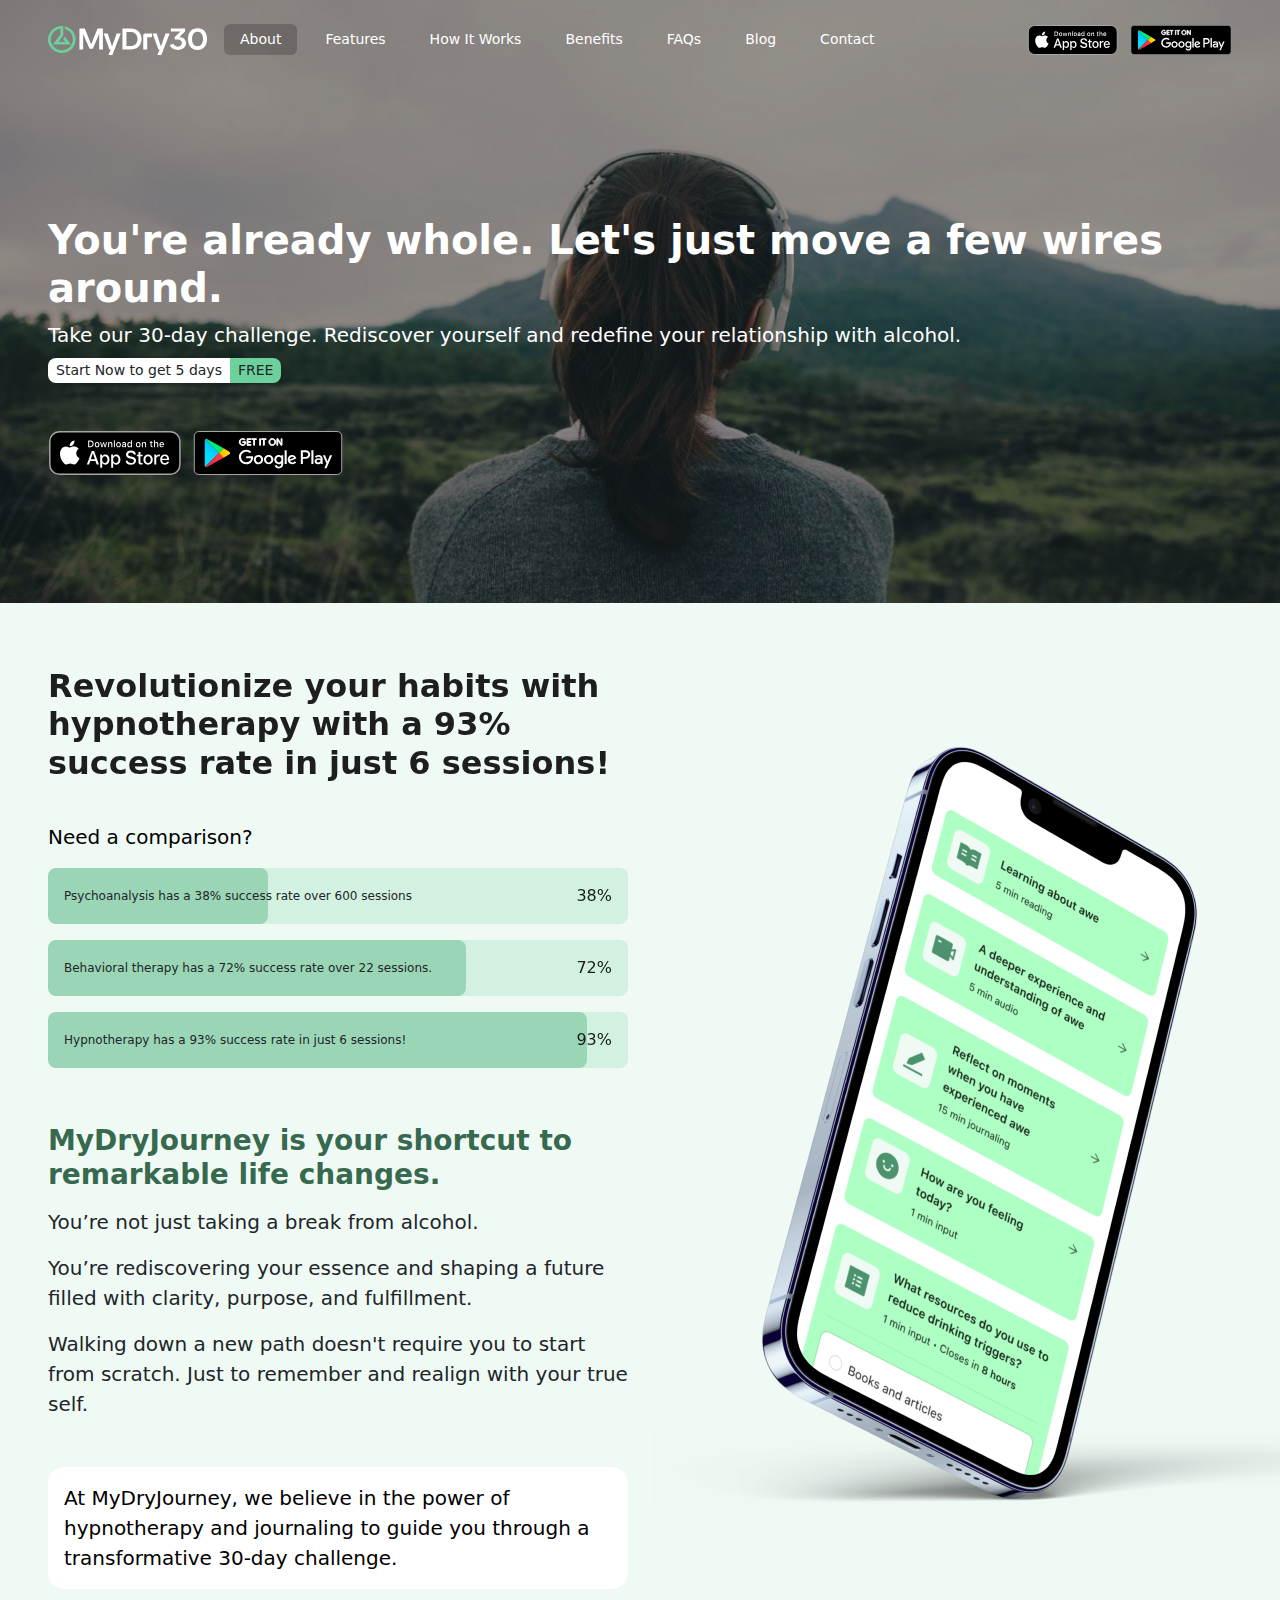
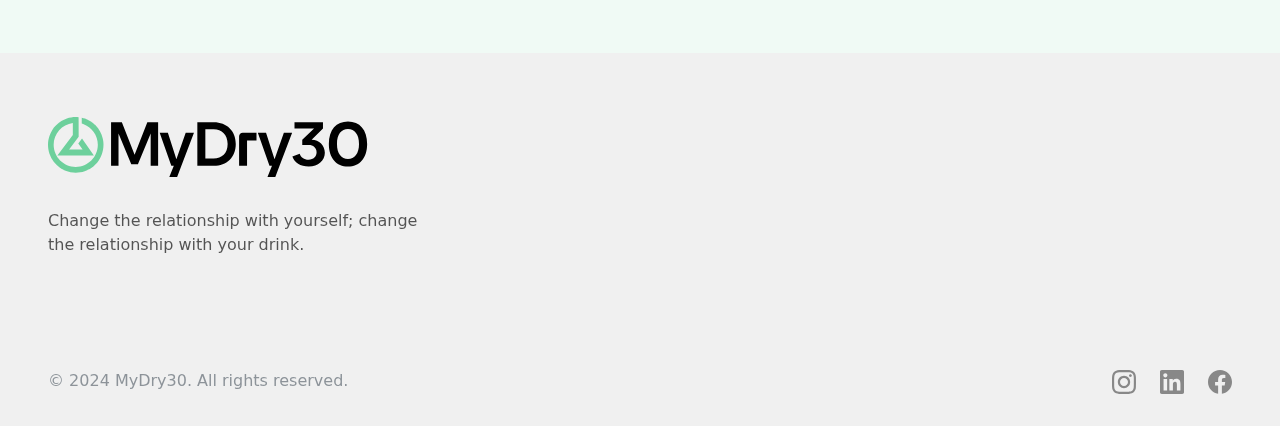
<file: about.html>
<!DOCTYPE html>
<html lang="en">
<head>
    <meta charset="UTF-8">
    <meta name="viewport" content="width=device-width, initial-scale=1.0">
    <title>MyDry30 :: About</title>
    <link rel="stylesheet" href="./vendor/bootstrap-5.3.3-dist/css/bootstrap.min.css">
    <link rel="stylesheet" href="./css/style.css">
</head>
<body>
    <header class="position-relative hero-header">
        <nav class="navbar navbar-expand-xl  position-absolute w-100 start-0 top-0 z-2 navbar-dark">
            <div class="container-xxl px-xxl-3 px-md-5 px-4">
              <a class="navbar-brand" href="./index.html">
                <img src="./images/logo.svg" width="160" alt="">
              </a>
             
              <div class="collapse navbar-collapse" id="navbarSupportedContent">
                <ul class="navbar-nav me-auto mb-2 mb-lg-0">
                    <li class="nav-item active">
                        <a class="nav-link" aria-current="page" href="./about.html">About</a>
                      </li>
                      <li class="nav-item">
                        <a class="nav-link" href="./features.html">Features</a>
                      </li>
                      <li class="nav-item">
                        <a class="nav-link" href="./how-it-work.html">How It Works</a>
                      </li>
                      <li class="nav-item">
                        <a class="nav-link" href="./benefits.html">Benefits</a>
                      </li>
                      <li class="nav-item">
                        <a class="nav-link" href="./faq.html">FAQs</a>
                      </li>
                      <li class="nav-item">
                        <a class="nav-link" href="./blog.html">Blog</a>
                      </li>
                      <li class="nav-item">
                        <a class="nav-link" href="./contact.html">Contact</a>
                      </li>
                </ul>
              </div>
              <div class="d-flex gap-12 align-items-center navbar-btns">
                    <a href="">
                        <img src="./images/icons/apple-store.svg" height="30" alt="">
                    </a>
                    <a href="">
                        <img src="./images/icons/google-store-lg.svg" height="30" alt="">
                    </a>
                    <button class="navbar-toggler bg-white py-.5 px-1" type="button" data-bs-toggle="collapse" data-bs-target="#navbarSupportedContent" aria-controls="navbarSupportedContent" aria-expanded="false" aria-label="Toggle navigation">
                    <svg width="24" xmlns="http://www.w3.org/2000/svg" fill="none" viewBox="0 0 24 24" stroke-width="1.5" stroke="#6dd09c"><path stroke-linecap="round" stroke-linejoin="round" d="M3.75 6.75h16.5M3.75 12h16.5m-16.5 5.25H12"></path></svg>
                    </button>
                </div>
              
            </div>
        </nav>
        <img src="./images/about-banner.png" class="position-absolute w-100 h-100 start-0 top-0 object-fit-cover" alt="">
        <div class="overlay position-absolute w-100 h-100 start-0 top-0 bg-black bg-opacity-40"></div>
        <div class="container-xxl px-xxl-3 px-md-5 px-4 position-relative">
            <div class="row">
                <div class="col-lg-12">
                    <h1 class="text-white mb-2 fw-bold">You're already whole. Let's just move a few wires around.</h1>
                    <p class="fs-5 text-white mb-2">Take our 30-day challenge. Rediscover yourself and redefine your relationship with alcohol.</p>
                    <div class="d-inline-flex fw-medium rounded-3 shadow-sm mb-5 fs-14">
                        <span class="px-2 rounded-start-3 bg-white py-.5">Start Now to get 5 days</span>
                        <span class="px-2 bg-primary-base rounded-end-3 py-.5">FREE</span>
                    </div>
                    <div class="d-flex gap-12">
                        <a href="">
                            <img src="./images/icons/apple-store.svg" height="44" alt="">
                        </a>
                        <a href="">
                            <img src="./images/icons/google-store-lg.svg" height="44" alt="">
                        </a>
                    </div>
                </div>
            </div>
        </div>
    </header>
    <main>
        <section class="bg-primary-extra-light py-64 overflow-hidden">
            <div class="container-xxl px-xxl-3 px-md-5 px-4">
                <div class="row gx-4 gy-5 align-items-center">
                    <div class="col-lg-6 text-center order-lg-2">
                        <div>
                            <img src="./images/mobile-mockups/mockup1.png" class="mockup-image"  alt="">
                        </div>
                    </div>
                    <div class="col-lg-6 order-lg-1">
                        <h2 class="text-black opacity-88  fw-bold mb-3">Revolutionize your habits with hypnotherapy with a 93% success rate in just 6 sessions!</h2>
                        <div class="py-4 mb-3">
                            <p class="text-black fs-5 mb-3 fw-medium">Need a comparison? </p>
                            <div class="success-rates d-flex flex-column gap-3">
                                <div class="position-relative d-flex rounded-3 bg-primary-light p-3 align-items-center justify-content-between gap-12">
                                    <div class="rounded-3 position-absolute start-0 top-0 h-100 bg-primary-active opacity-50" style="width: 38%;"></div>
                                    <span class="fs-12 text-back fw-medium position-relative">Psychoanalysis has a 38% success rate over 600 sessions</span>
                                    <span class="text-black opacity-88 fw-medium position-relative">38%</span>
                                </div>

                                <div class="position-relative d-flex rounded-3 bg-primary-light p-3 align-items-center justify-content-between gap-12">
                                    <div class="rounded-3 position-absolute start-0 top-0 h-100 bg-primary-active opacity-50" style="width: 72%;"></div>
                                    <span class="fs-12 text-back fw-medium position-relative">Behavioral therapy has a 72% success rate over 22 sessions.</span>
                                    <span class="text-black opacity-88 fw-medium position-relative">72%</span>
                                </div>

                                <div class="position-relative d-flex rounded-3 bg-primary-light p-3 align-items-center justify-content-between gap-12">
                                    <div class="rounded-3 position-absolute start-0 top-0 h-100 bg-primary-active opacity-50" style="width: 93%;"></div>
                                    <span class="fs-12 text-back fw-medium position-relative">Hypnotherapy has a 93% success rate in just 6 sessions!</span>
                                    <span class="text-black opacity-88 fw-medium position-relative">93%</span>
                                </div>
                            </div>
                        </div>

                        <div class="py-3 mb-3">
                            <h3 class="fw-bold text-primary mb-3">MyDryJourney is your shortcut to remarkable life changes. </h3>
                            <p class="fs-5">You’re not just taking a break from alcohol.</p>
                            <p class="fs-5">You’re rediscovering your essence and shaping a future filled with clarity, purpose, and fulfillment.</p>
                            <p class="fs-5">Walking down a new path doesn't require you to start from scratch. Just to remember and realign with your true self. </p>
                        </div>

                        <div class="bg-white rounded-4 p-3">
                            <p class="mb-0 text-black fs-5">At MyDryJourney, we believe in the power of hypnotherapy and journaling to guide you through a <span class="fw-medium">transformative 30-day challenge. </span> </p>
                        </div>
                    </div>

                    
                </div>
            </div>
        </section>
    </main>
    <footer class="bg-black bg-opacity-6">
        <div class="py-64">
            <div class="container-xxl px-xxl-3 px-md-5 px-4">
                <div class="row">
                    <div class="col-lg-4">
                        <div class="footer-logo mb-32">
                            <img src="./images/footer-logo.svg" width="320" alt="">
                        </div>
                        <p class="text-black opacity-65">Change the relationship with yourself; change the relationship with your drink.</p>
                    </div>
                </div>
                
            </div>
        </div>
        <div class="py-32">
            <div class="container-xxl px-xxl-3 px-md-5 px-4">
                <div class="d-flex align-items-center justify-content-between">
                    <span class="opacity-75 text-secondary">© 2024 MyDry30. All rights reserved.</span>
                    <div class="d-flex align-items-center gap-4">
                        <a href="">
                            <img src="./images/icons/instagram-icon.svg" width="24" alt="">
                        </a>
                        <a href="">
                            <img src="./images/icons/linkdin-icon.svg" width="24" alt="">
                        </a>
                        <a href="">
                            <img src="./images/icons/facebook-icon.svg" width="24" alt="">
                        </a>
                    </div>
                </div>
            </div>
        </div>
    </footer>
    <script src="./vendor/bootstrap-5.3.3-dist/js/bootstrap.bundle.min.js"></script>
    <script src="./js/app.js"></script>
</body>
</html>
</file>
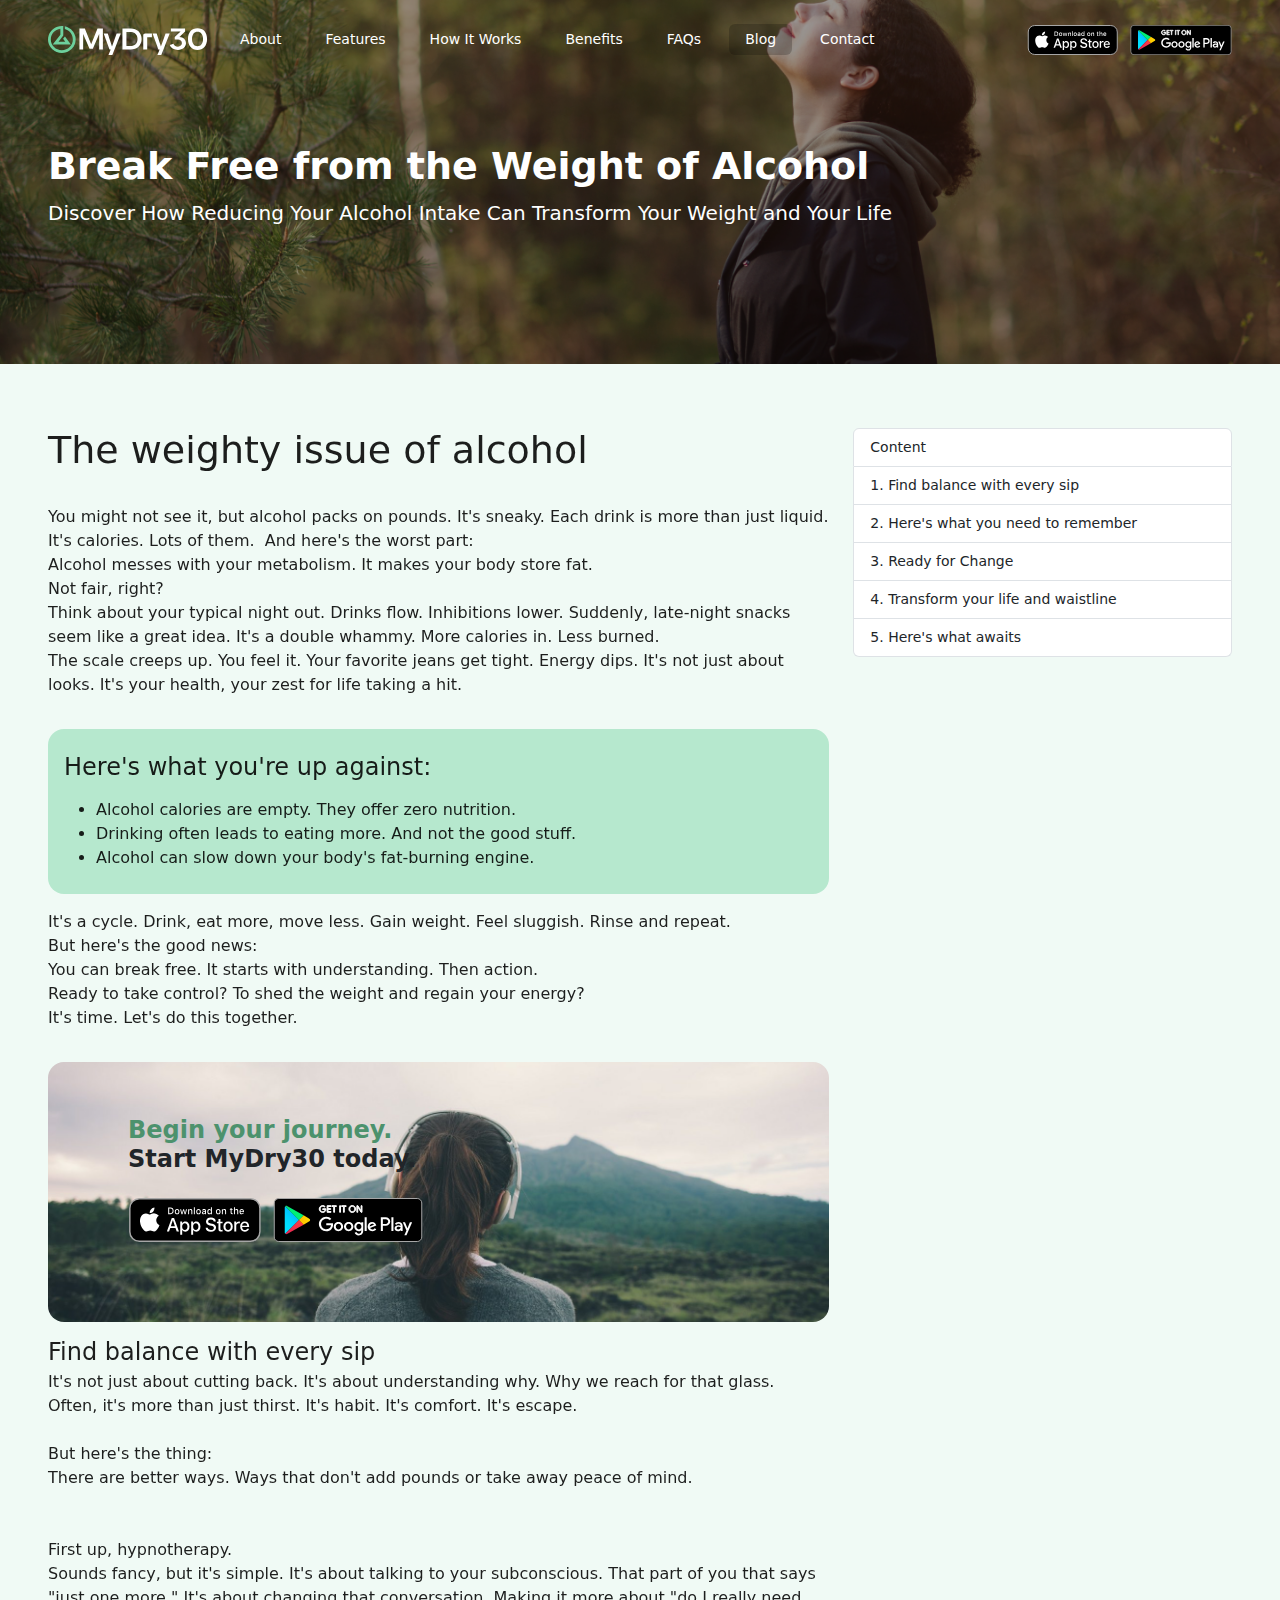
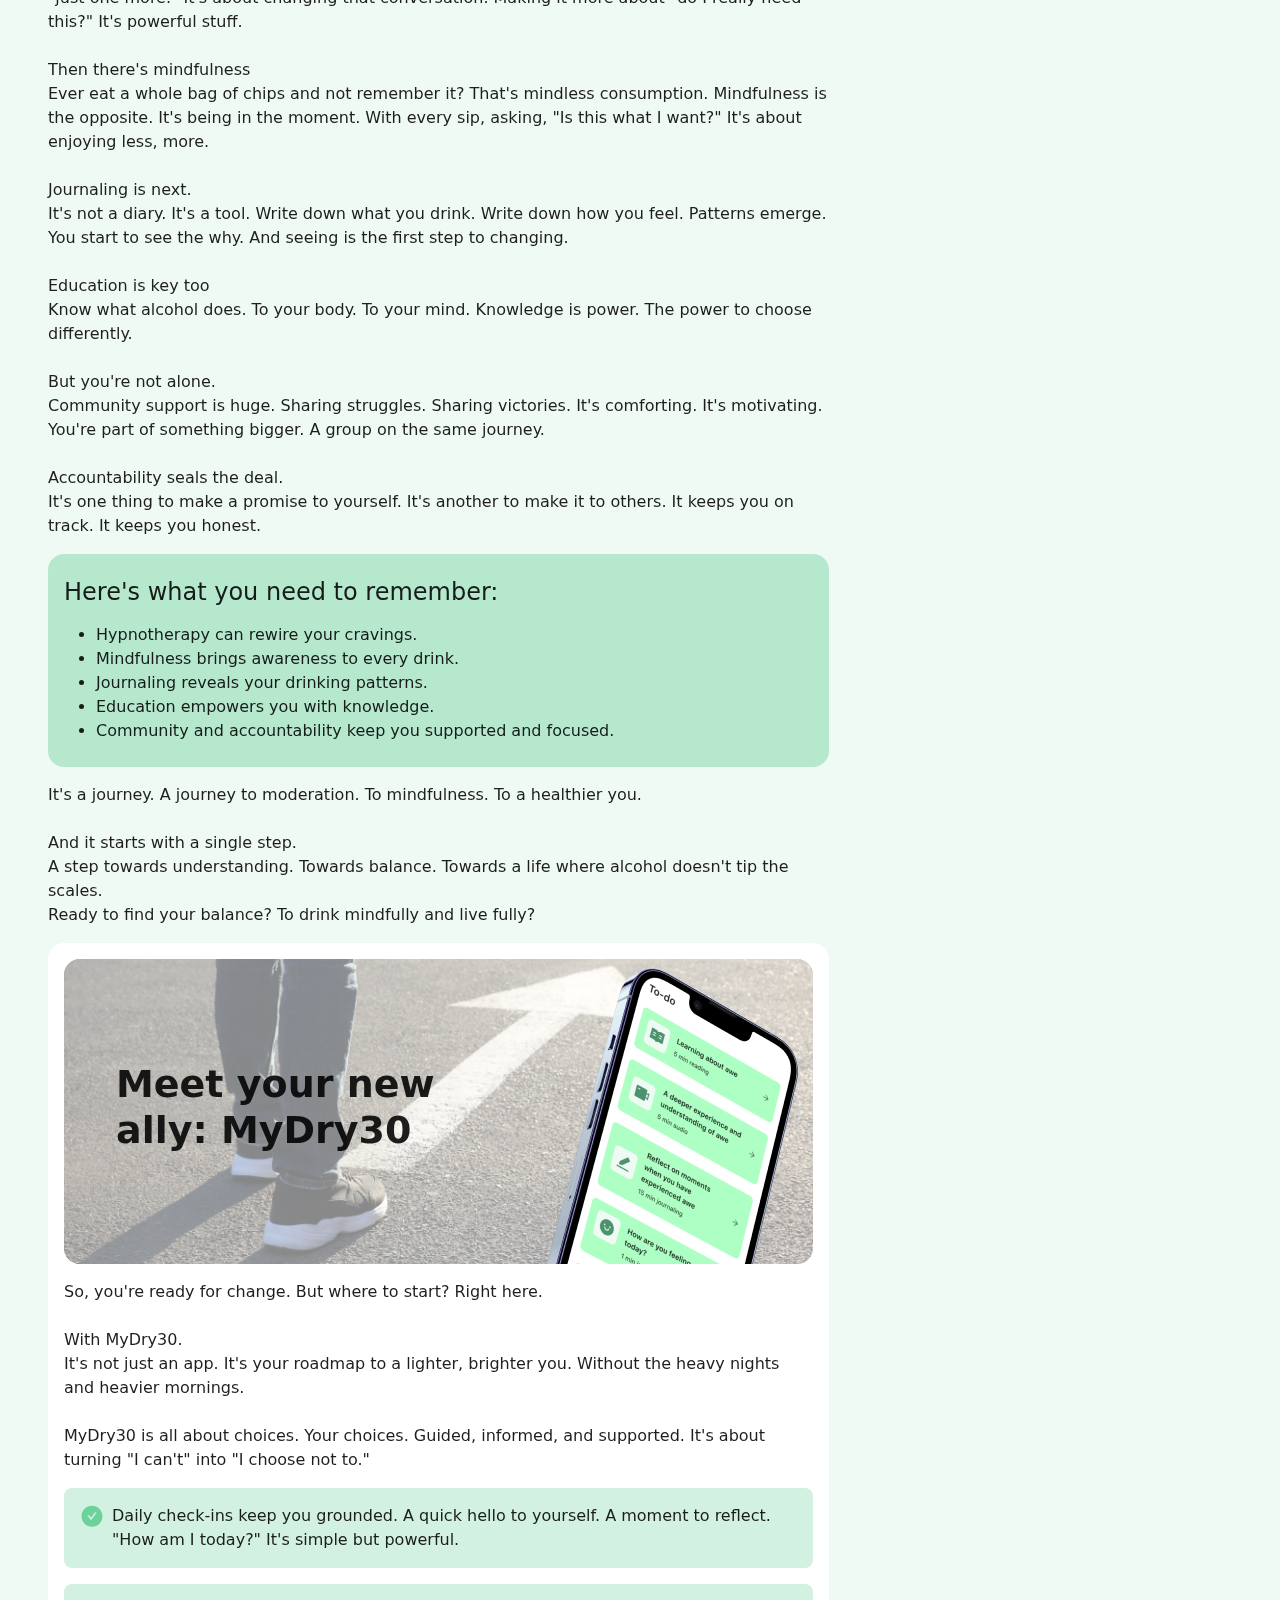
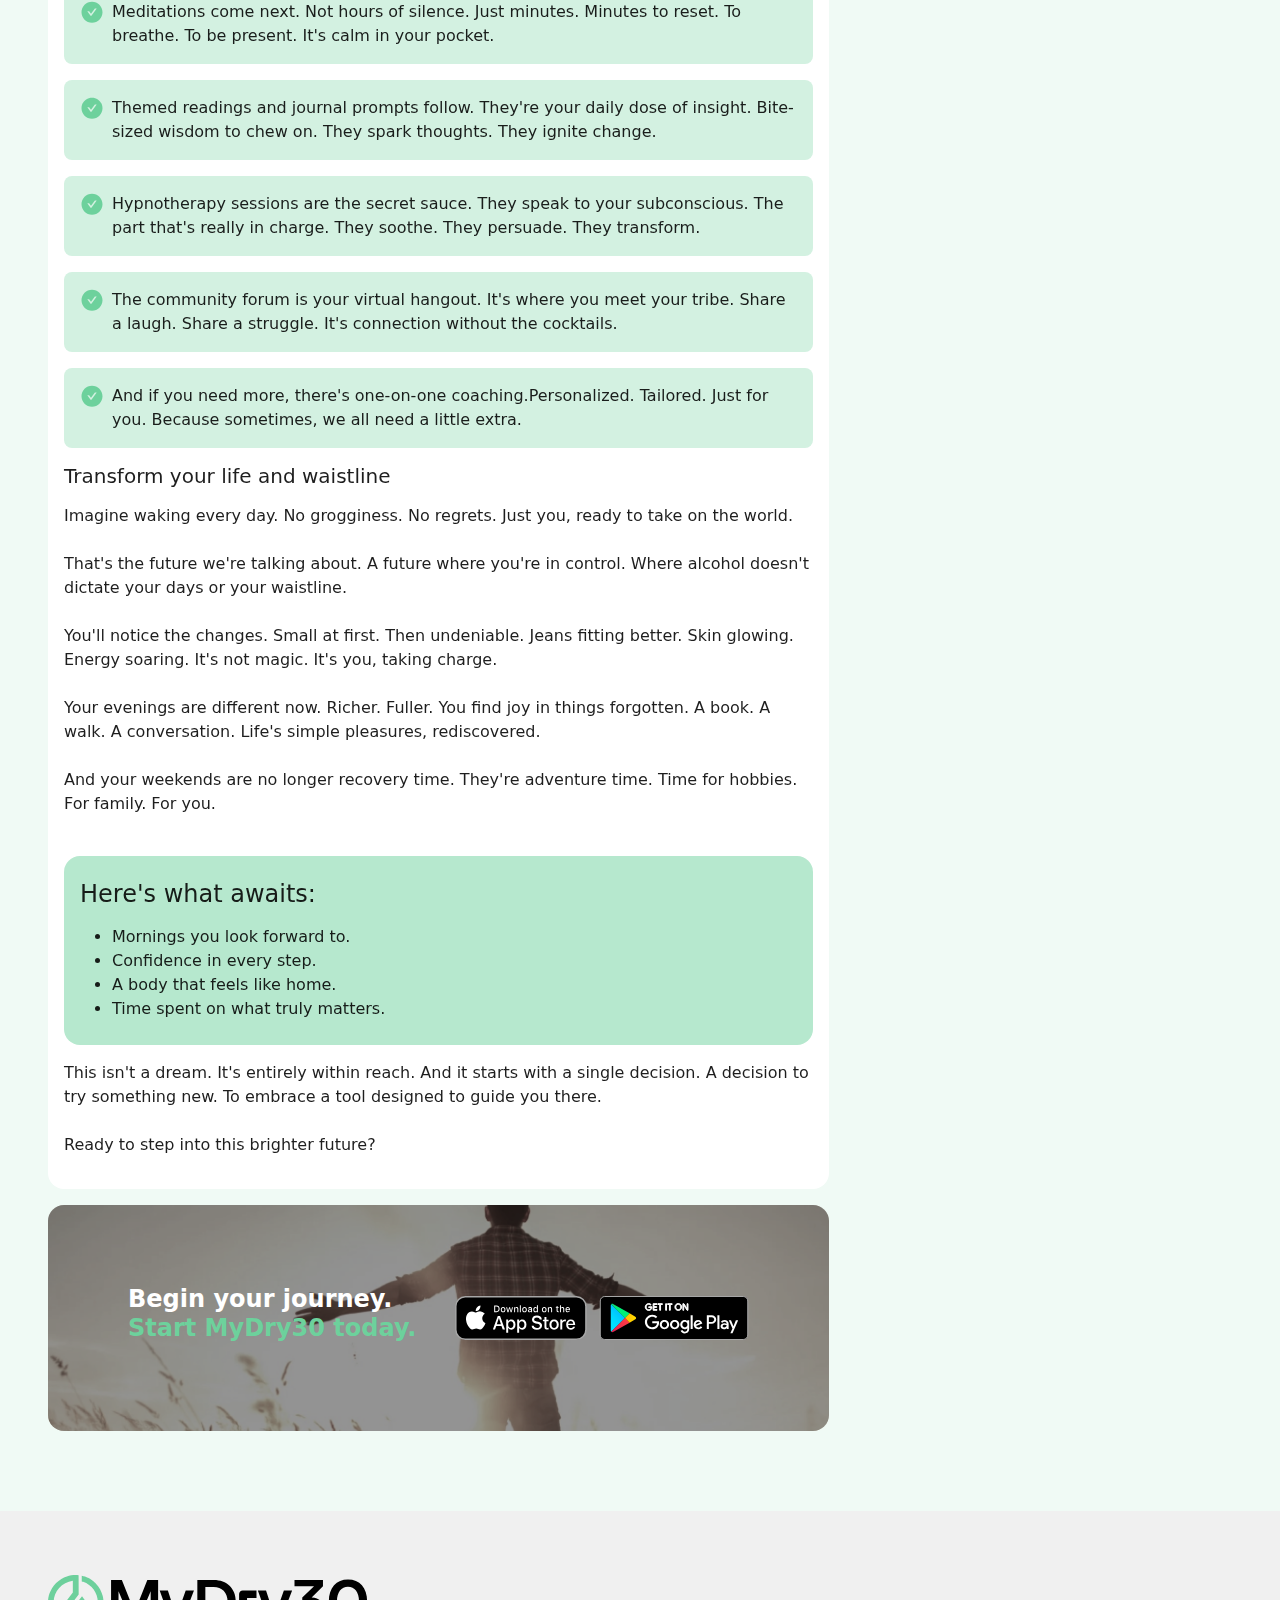
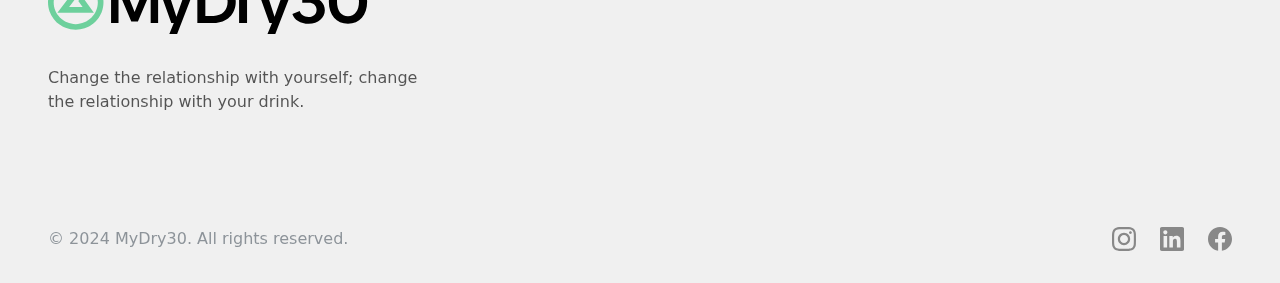
<file: blog-details.html>
<!DOCTYPE html>
<html lang="en">
<head>
    <meta charset="UTF-8">
    <meta name="viewport" content="width=device-width, initial-scale=1.0">
    <title>MyDry30 :: Blog Details</title>
    <link rel="stylesheet" href="./vendor/bootstrap-5.3.3-dist/css/bootstrap.min.css">
    <link rel="stylesheet" href="./css/style.css">
</head>
<body>
    <header class="position-relative page-header">
        <nav class="navbar navbar-expand-xl  position-absolute w-100 start-0 top-0 z-2 navbar-dark">
            <div class="container-xxl px-xxl-3 px-md-5 px-4">
              <a class="navbar-brand" href="./index.html">
                <img src="./images/logo.svg" width="160" alt="">
              </a>
             
              <div class="collapse navbar-collapse" id="navbarSupportedContent">
                <ul class="navbar-nav me-auto mb-2 mb-lg-0">
                  <li class="nav-item">
                    <a class="nav-link" aria-current="page" href="./about.html">About</a>
                  </li>
                  <li class="nav-item">
                    <a class="nav-link" href="./features.html">Features</a>
                  </li>
                  <li class="nav-item">
                    <a class="nav-link" href="./how-it-work.html">How It Works</a>
                  </li>
                  <li class="nav-item">
                    <a class="nav-link" href="./benefits.html">Benefits</a>
                  </li>
                  <li class="nav-item">
                    <a class="nav-link" href="./faq.html">FAQs</a>
                  </li>
                  <li class="nav-item active">
                    <a class="nav-link" href="./blog.html">Blog</a>
                  </li>
                  <li class="nav-item">
                    <a class="nav-link" href="./contact.html">Contact</a>
                  </li>
                </ul>
              </div>
              <div class="d-flex gap-12 align-items-center navbar-btns">
                    <a href="">
                        <img src="./images/icons/apple-store.svg" height="30" alt="">
                    </a>
                    <a href="">
                        <img src="./images/icons/google-store-lg.svg" height="30" alt="">
                    </a>
                    <button class="navbar-toggler bg-white py-.5 px-1" type="button" data-bs-toggle="collapse" data-bs-target="#navbarSupportedContent" aria-controls="navbarSupportedContent" aria-expanded="false" aria-label="Toggle navigation">
                    <svg width="24" xmlns="http://www.w3.org/2000/svg" fill="none" viewBox="0 0 24 24" stroke-width="1.5" stroke="#6dd09c"><path stroke-linecap="round" stroke-linejoin="round" d="M3.75 6.75h16.5M3.75 12h16.5m-16.5 5.25H12"></path></svg>
                    </button>
                </div>
              
            </div>
        </nav>
        <img src="./images/blog-details-banner.png" class="position-absolute  w-100 h-100 start-0 top-0 object-fit-cover" alt="">
        <div class="overlay position-absolute w-100 h-100 start-0 top-0 bg-black bg-opacity-40"></div>
        <div class="container-xxl px-xxl-3 px-md-5 px-4 position-relative">
            <div class="row">
                <div class="col-lg-12">
                    <h1 class="text-white mb-2 fw-bold fs-38">Break Free from the Weight of Alcohol</h1>
                    <p class="fs-5 text-white mb-2">Discover How Reducing Your Alcohol Intake Can Transform Your Weight and Your Life</p>
                </div>
            </div>
        </div>
    </header>
    <main>
        <section class="bg-primary-extra-light py-64 overflow-hidden">
            <div class="container-xxl px-xxl-3 px-md-5 px-4">
                <div class="row g-4">
                  <div class="col-md-8">
                    <h2 class="fs-38 fw-medium text-black opacity-88 mb-32">The weighty issue of alcohol</h2>
                    <p class="text-black opacity-88 mb-32">
                      You might not see it, but alcohol packs on pounds. It's sneaky. Each drink is more than just liquid. It's calories. Lots of them. 
                      And here's the worst part: <br>
                      Alcohol messes with your metabolism. It makes your body store fat. <br>
                      Not fair, right?<br>
                      Think about your typical night out. Drinks flow. Inhibitions lower. Suddenly, late-night snacks seem like a great idea. It's a double whammy. More calories in. Less burned. <br>
                      The scale creeps up. You feel it. Your favorite jeans get tight. Energy dips. It's not just about looks. It's your health, your zest for life taking a hit.
                    </p>
                    <div class="rounded-4 px-3 py-4 bg-primary-light-alt mb-3">
                      <h4 class="fw-medium text-black opacity-88 mb-3">Here's what you're up against:</h4>
                      <ul class="mb-0 text-black opacity-88">
                        <li>Alcohol calories are empty. They offer zero nutrition.</li>
                        <li>Drinking often leads to eating more. And not the good stuff.</li>
                        <li>Alcohol can slow down your body's fat-burning engine.</li>
                      </ul>
                    </div>

                    <p class="text-black opacity-88 mb-32">
                      It's a cycle. Drink, eat more, move less. Gain weight. Feel sluggish. Rinse and repeat. <br>
                      But here's the good news: <br>
                      You can break free. It starts with understanding. Then action. <br>
                      Ready to take control? To shed the weight and regain your energy? <br>
                      It's time. Let's do this together. <br>
                    </p>

                    <div class="position-relative rounded-4 blog-cta1 overflow-hidden mb-3">
                      <img src="./images/cta-banner1.png" class="position-absolute w-100 h-100 start-0 top-0 object-fit-cover" alt="">
                      <div class="position-relative">
                        <h2 class="fs-4 fw-bold mb-4"><span class="text-primary-alt">Begin your journey.</span>  <br> Start MyDry30 today.</h2>
                        <div class="d-flex gap-12">
                          <a href="">
                              <img src="./images/icons/apple-store.svg" height="44" alt="">
                          </a>
                          <a href="">
                              <img src="./images/icons/google-store-lg.svg" height="44" alt="">
                          </a>
                      </div>
                      </div>
                    </div>

                    <div>
                      <h4 class="fw-medium text-black opacity-88 mb-1">Find balance with every sip</h4>
                      <p class="text-black opacity-88 mb-3">
                        It's not just about cutting back. It's about understanding why. Why we reach for that glass. <br>
                        Often, it's more than just thirst. It's habit. It's comfort. It's escape. 

                        <br><br>

                        But here's the thing: <br>
                        There are better ways. Ways that don't add pounds or take away peace of mind. <br>
                        <br><br>
                        <span class="fw-medium">First up, hypnotherapy. </span> <br>
                        Sounds fancy, but it's simple. It's about talking to your subconscious. That part of you that says "just one more." It's about changing that conversation. Making it more about "do I really need this?" It's powerful stuff. 
                        
                        <br><br>
                        <span class="fw-medium">Then there's mindfulness </span> <br>
                        Ever eat a whole bag of chips and not remember it? That's mindless consumption. Mindfulness is the opposite. It's being in the moment. With every sip, asking, "Is this what I want?" It's about enjoying less, more.

                        <br><br>
                        <span class="fw-medium">Journaling is next.</span> <br>
                        It's not a diary. It's a tool. Write down what you drink. Write down how you feel. Patterns emerge. You start to see the why. And seeing is the first step to changing.

                        <br><br>
                        <span class="fw-medium">Education is key too</span> <br>
                        Know what alcohol does. To your body. To your mind. Knowledge is power. The power to choose differently.

                        <br><br>
                        <span class="fw-medium">But you're not alone.</span> <br>
                        Community support is huge. Sharing struggles. Sharing victories. It's comforting. It's motivating. You're part of something bigger. A group on the same journey.

                        <br><br>
                        <span class="fw-medium">Accountability seals the deal.</span> <br>
                        It's one thing to make a promise to yourself. It's another to make it to others. It keeps you on track. It keeps you honest.
                      </p>
                    </div>

                    <div class="rounded-4 px-3 py-4 bg-primary-light-alt mb-3">
                      <h4 class="fw-medium text-black opacity-88 mb-3">Here's what you need to remember:</h4>
                      <ul class="mb-0 text-black opacity-88">
                        <li>Hypnotherapy can rewire your cravings.</li>
                        <li>Mindfulness brings awareness to every drink.</li>
                        <li>Journaling reveals your drinking patterns.</li>
                        <li>Education empowers you with knowledge.</li>
                        <li>Community and accountability keep you supported and focused.</li>
                      </ul>
                    </div>

                    <p class="text-black opacity-88 mb-3">
                      It's a journey. A journey to moderation. To mindfulness. To a healthier you. 
                      <br><br>
                      And it starts with a single step. <br>
                      A step towards understanding. Towards balance. Towards a life where alcohol doesn't tip the scales. <br>
                      Ready to find your balance? To drink mindfully and live fully?
                    </p>
                    <div class="p-3 bg-white rounded-4 mb-3">
                      <div class="position-relative rounded-4 overflow-hidden mb-3">
                        <img src="./images/cta-bg.png" class="position-absolute w-100 h-100 start-0 top-0 object-fit-cover" alt="">
                        <div class="position-absolute w-100 h-100 start-0 top-0 bg-white bg-opacity-50"></div>
                        <div class="row position-relative align-items-center">
                          <div class="col-md-7 blog-cta2">
                            <h3 class="text-black opacity-88 fs-38 fw-bold">Meet your new ally: MyDry30</h3>
                          </div>
                          <div class="col-md-5 pt-2">
                            <img src="./images/iPhone-mockup.png" class="img-fluid" alt="">
                          </div>
                        </div>
                      </div>

                      <p class="text-black opacity-88 mb-3">
                        So, you're ready for change. But where to start? Right here. 
                        <br><br>
                        With MyDry30. <br>
                        It's not just an app. It's your roadmap to a lighter, brighter you. Without the heavy nights and heavier mornings.<br><br>
                        MyDry30 is all about choices. Your choices. Guided, informed, and supported. It's about turning "I can't" into "I choose not to." 
                      </p>

                      <ul class="list-unstyled mb-0 d-flex flex-column gap-3 mb-3">
                        <li class="d-flex bg-primary-light p-3 rounded-3 gap-2">
                            <div class="icon flex-shrink-0">
                                <img src="./images/icons/check-circle.svg" width="24" alt="">
                            </div>
                            <div class=" text-black opacity-88"><span class="fw-medium">Daily check-ins keep you grounded.</span>  A quick hello to yourself. A moment to reflect. "How am I today?" It's simple but powerful.</div>
                        </li>

                        <li class="d-flex bg-primary-light p-3 rounded-3 gap-2">
                          <div class="icon flex-shrink-0">
                              <img src="./images/icons/check-circle.svg" width="24" alt="">
                          </div>
                          <div class=" text-black opacity-88"><span class="fw-medium">Meditations come next.</span>  Not hours of silence. Just minutes. Minutes to reset. To breathe. To be present. It's calm in your pocket.</div>
                      </li>

                      <li class="d-flex bg-primary-light p-3 rounded-3 gap-2">
                          <div class="icon flex-shrink-0">
                              <img src="./images/icons/check-circle.svg" width="24" alt="">
                          </div>
                          <div class=" text-black opacity-88"><span class="fw-medium">Themed readings and journal prompts follow. </span>  They're your daily dose of insight. Bite-sized wisdom to chew on. They spark thoughts. They ignite change.</div>
                      </li>

                      <li class="d-flex bg-primary-light p-3 rounded-3 gap-2">
                          <div class="icon flex-shrink-0">
                              <img src="./images/icons/check-circle.svg" width="24" alt="">
                          </div>
                          <div class=" text-black opacity-88"><span class="fw-medium">Hypnotherapy sessions are the secret sauce.</span>  They speak to your subconscious. The part that's really in charge. They soothe. They persuade. They transform.</div>
                      </li>
                      <li class="d-flex bg-primary-light p-3 rounded-3 gap-2">
                          <div class="icon flex-shrink-0">
                              <img src="./images/icons/check-circle.svg" width="24" alt="">
                          </div>
                          <div class=" text-black opacity-88"><span class="fw-medium">The community forum is your virtual hangout.</span> It's where you meet your tribe. Share a laugh. Share a struggle. It's connection without the cocktails.</div>
                      </li>

                      <li class="d-flex bg-primary-light p-3 rounded-3 gap-2">
                        <div class="icon flex-shrink-0">
                            <img src="./images/icons/check-circle.svg" width="24" alt="">
                        </div>
                        <div class=" text-black opacity-88"><span class="fw-medium">And if you need more, there's one-on-one coaching.</span>Personalized. Tailored. Just for you. Because sometimes, we all need a little extra.</div>
                    </li>
                    </ul>

                    <h5 class="fw-medium text-black opacity-88 mb-3">Transform your life and waistline</h5>
                    <p class="text-black opacity-88 mb-3">
                      Imagine waking every day. No grogginess. No regrets. Just you, ready to take on the world. <br><br>

                      That's the future we're talking about. A future where you're in control. Where alcohol doesn't dictate your days or your waistline.<br><br>

                      You'll notice the changes. Small at first. Then undeniable. Jeans fitting better. Skin glowing. Energy soaring. It's not magic. It's you, taking charge.<br><br>

                      Your evenings are different now. Richer. Fuller. You find joy in things forgotten. A book. A walk. A conversation. Life's simple pleasures, rediscovered.<br><br>

                      And your weekends are no longer recovery time. They're adventure time. Time for hobbies. For family. For you.<br><br>
                    </p>
                    <div class="rounded-4 px-3 py-4 bg-primary-light-alt mb-3">
                      <h4 class="fw-medium text-black opacity-88 mb-3">Here's what awaits:</h4>
                      <ul class="mb-0 text-black opacity-88">
                        <li>Mornings you look forward to.</li>
                        <li>Confidence in every step.</li>
                        <li>A body that feels like home.</li>
                        <li>Time spent on what truly matters.</li>
                      </ul>
                    </div>

                    <p class="text-black opacity-88 mb-3">
                      This isn't a dream. It's entirely within reach. And it starts with a single decision. A decision to try something new. To embrace a tool designed to guide you there. <br><br>

                      Ready to step into this brighter future?
                    </p>
                    </div>

                    <div class="position-relative rounded-4 blog-cta3 overflow-hidden mb-3">
                      <img src="./images/cta-banner3.png" class="position-absolute w-100 h-100 start-0 top-0 object-fit-cover" alt="">
                      <div class="position-absolute w-100 h-100 start-0 top-0 bg-black bg-opacity-40"></div>
                      <div class="position-relative d-flex flex-wrap gap-20 justify-content-between align-items-center">
                        <h2 class="fs-4 fw-bold text-primary-base"><span class="text-white">Begin your journey.</span>  <br> Start MyDry30 today.</h2>
                        <div class="d-flex gap-12">
                          <a href="">
                              <img src="./images/icons/apple-store.svg" height="44" alt="">
                          </a>
                          <a href="">
                              <img src="./images/icons/google-store-lg.svg" height="44" alt="">
                          </a>
                      </div>
                      </div>
                    </div>
                  </div>
                  <div class="col-md-4">
                    <div class="list-group fs-14">
                      <div class="list-group-item fw-medium" >
                        Content
                      </div>
                      <a href="#" class="list-group-item list-group-item-action">1. Find balance with every sip</a>
                      <a href="#" class="list-group-item list-group-item-action">2. Here's what you need to remember</a>
                      <a href="#" class="list-group-item list-group-item-action">3. Ready for Change</a>
                      <a href="#" class="list-group-item list-group-item-action">4. Transform your life and waistline</a>
                      <a href="#" class="list-group-item list-group-item-action">5. Here's what awaits</a>
                    </div>
                  </div>
                </div>
            </div>
        </section>
    </main>
    <footer class="bg-black bg-opacity-6">
        <div class="py-64">
            <div class="container-xxl px-xxl-3 px-md-5 px-4">
                <div class="row">
                    <div class="col-lg-4">
                        <div class="footer-logo mb-32">
                            <img src="./images/footer-logo.svg" width="320" alt="">
                        </div>
                        <p class="text-black opacity-65">Change the relationship with yourself; change the relationship with your drink.</p>
                    </div>
                </div>
                
            </div>
        </div>
        <div class="py-32">
            <div class="container-xxl px-xxl-3 px-md-5 px-4">
                <div class="d-flex align-items-center justify-content-between">
                    <span class="opacity-75 text-secondary">© 2024 MyDry30. All rights reserved.</span>
                    <div class="d-flex align-items-center gap-4">
                        <a href="">
                            <img src="./images/icons/instagram-icon.svg" width="24" alt="">
                        </a>
                        <a href="">
                            <img src="./images/icons/linkdin-icon.svg" width="24" alt="">
                        </a>
                        <a href="">
                            <img src="./images/icons/facebook-icon.svg" width="24" alt="">
                        </a>
                    </div>
                </div>
            </div>
        </div>
    </footer>
    <script src="./vendor/bootstrap-5.3.3-dist/js/bootstrap.bundle.min.js"></script>
    <script src="./js/app.js"></script>
</body>
</html>
</file>
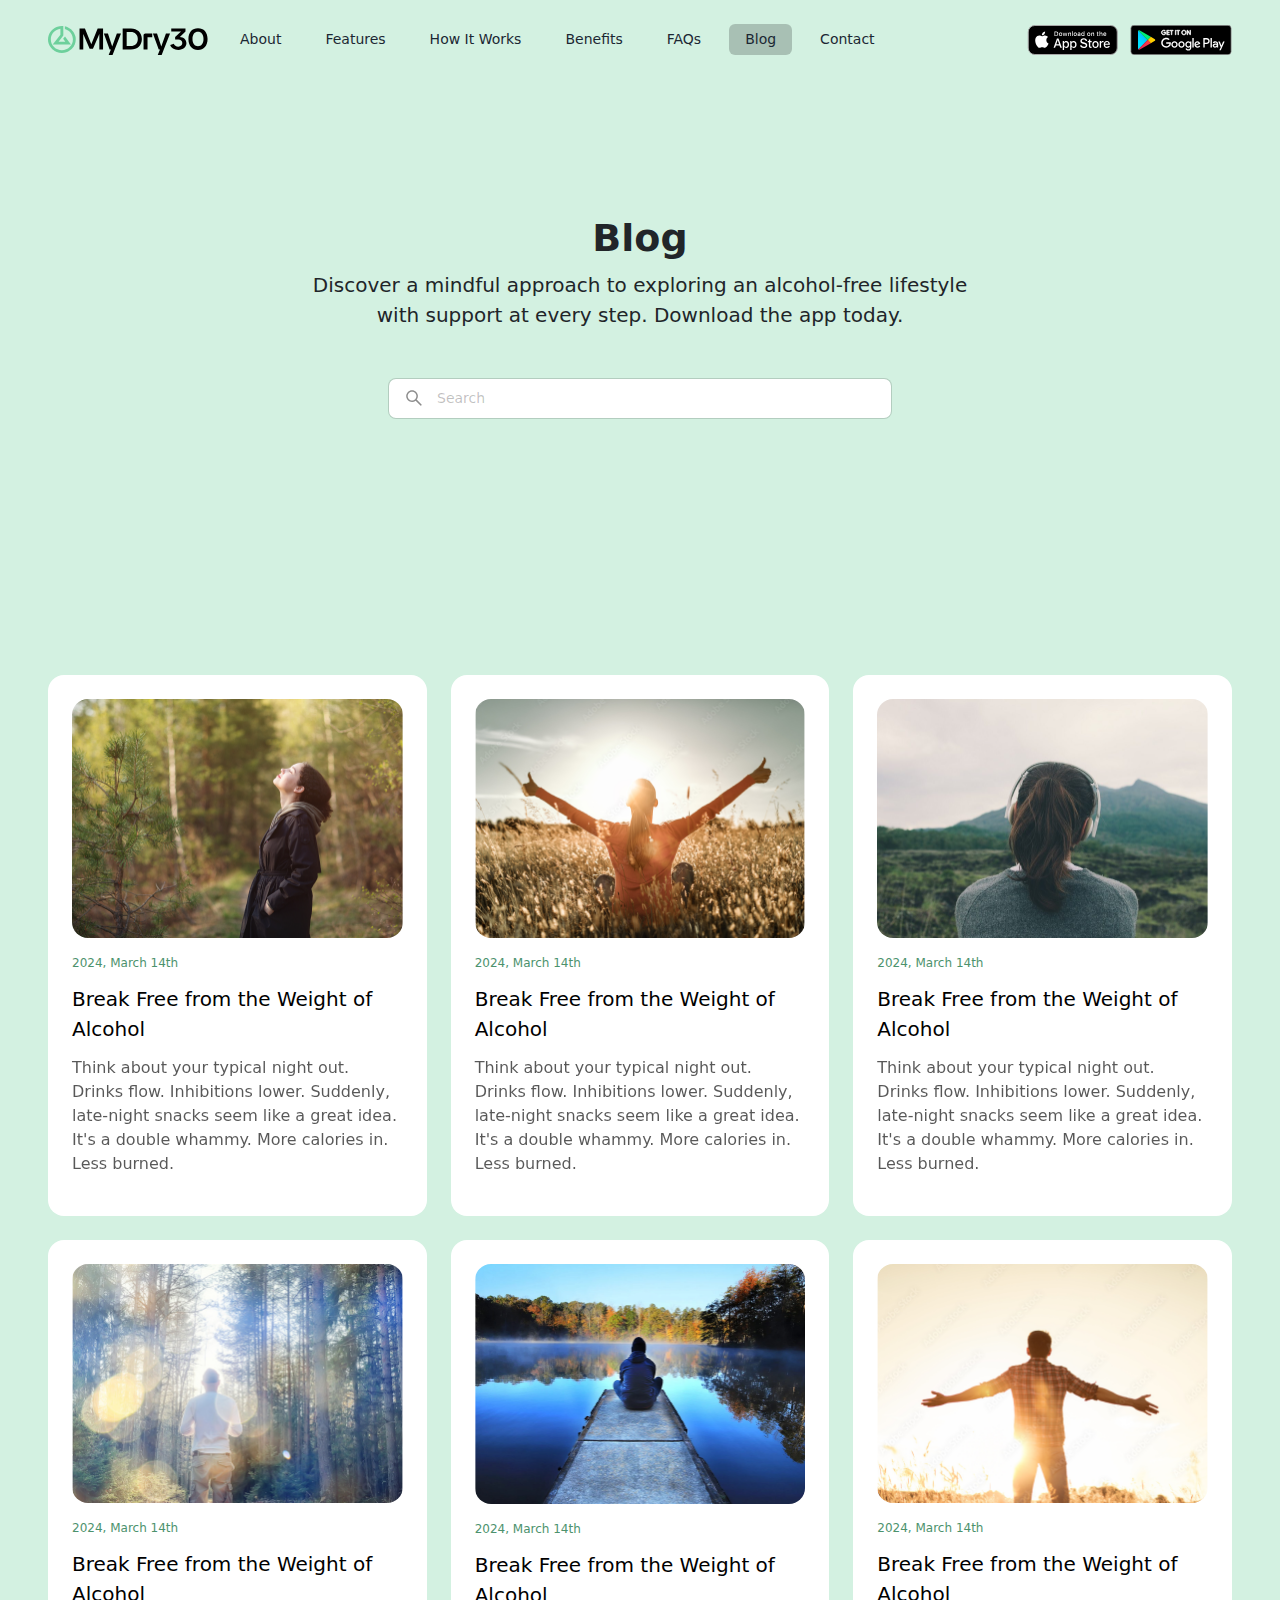
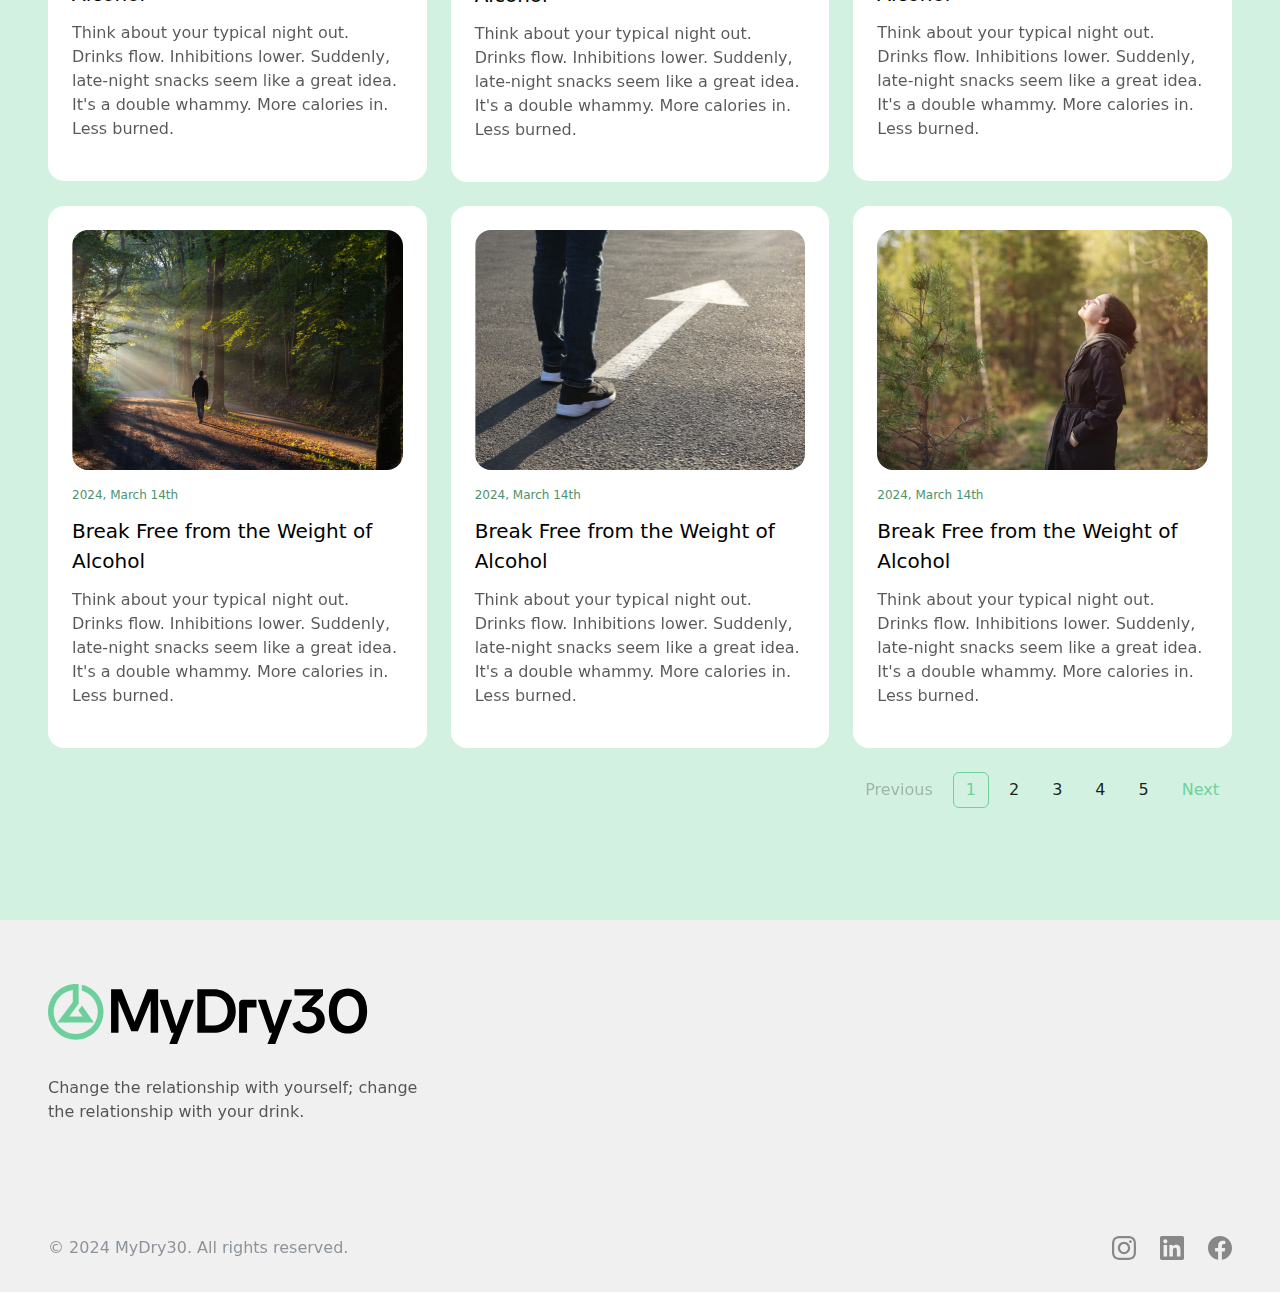
<file: blog.html>
<!DOCTYPE html>
<html lang="en">
<head>
    <meta charset="UTF-8">
    <meta name="viewport" content="width=device-width, initial-scale=1.0">
    <title>MyDry30 :: Blog</title>
    <link rel="stylesheet" href="./vendor/bootstrap-5.3.3-dist/css/bootstrap.min.css">
    <link rel="stylesheet" href="./css/style.css">
</head>
<body>
    <header class="position-relative hero-header bg-primary-light">
        <nav class="navbar navbar-expand-xl  position-absolute w-100 start-0 top-0 z-2 ">
            <div class="container-xxl px-xxl-3 px-md-5 px-4">
              <a class="navbar-brand" href="./index.html">
                <img src="./images/footer-logo.svg" width="160" alt="">
              </a>
             
              <div class="collapse navbar-collapse" id="navbarSupportedContent">
                <ul class="navbar-nav me-auto mb-2 mb-lg-0">
                    <li class="nav-item">
                        <a class="nav-link" aria-current="page" href="./about.html">About</a>
                      </li>
                      <li class="nav-item">
                        <a class="nav-link" href="./features.html">Features</a>
                      </li>
                      <li class="nav-item">
                        <a class="nav-link" href="./how-it-work.html">How It Works</a>
                      </li>
                      <li class="nav-item">
                        <a class="nav-link" href="./benefits.html">Benefits</a>
                      </li>
                      <li class="nav-item">
                        <a class="nav-link" href="./faq.html">FAQs</a>
                      </li>
                      <li class="nav-item active">
                        <a class="nav-link" href="./blog.html">Blog</a>
                      </li>
                      <li class="nav-item">
                        <a class="nav-link" href="./contact.html">Contact</a>
                      </li>
                </ul>
              </div>
              <div class="d-flex gap-12 align-items-center navbar-btns">
                    <a href="">
                        <img src="./images/icons/apple-store.svg" height="30" alt="">
                    </a>
                    <a href="">
                        <img src="./images/icons/google-store-lg.svg" height="30" alt="">
                    </a>
                    <button class="navbar-toggler bg-white py-.5 px-1" type="button" data-bs-toggle="collapse" data-bs-target="#navbarSupportedContent" aria-controls="navbarSupportedContent" aria-expanded="false" aria-label="Toggle navigation">
                    <svg width="24" xmlns="http://www.w3.org/2000/svg" fill="none" viewBox="0 0 24 24" stroke-width="1.5" stroke="#6dd09c"><path stroke-linecap="round" stroke-linejoin="round" d="M3.75 6.75h16.5M3.75 12h16.5m-16.5 5.25H12"></path></svg>
                    </button>
                </div>
              
            </div>
        </nav>
      
        <div class="container-xxl px-xxl-3 px-md-5 px-4 position-relative">
            <div class="row">
                <div class="col-lg-7 mx-auto text-center px-md-4">
                    <h1 class="text-dark mb-2 fw-bold fs-38">Blog</h1>
                    <p class="fs-5 text-dark mb-5">Discover a mindful approach to exploring an alcohol-free lifestyle with support at every step. Download the app today.</p>
                   
                    <div class="searchbar position-relative mb-32 mx-auto">
                        <div class="icon position-absolute top-50 translate-middle-y start-0 ms-3">
                            <img src="./images/icons/search-outlined.svg" class="d-block" width="20" alt="">
                        </div>
                        <input type="text" class="form-control ps-5" placeholder="Search">
                    </div>
                </div>
            </div>
        </div>
    </header>
    <main>
        <section class="bg-primary-light py-96  ">
            <div class="container-xxl px-xxl-3 px-md-5 px-4">
                <div class="row g-4 mb-4">
                    <div class="col-sm-6 col-lg-4">
                        <div class="bg-white rounded-4 p-4">
                            <div class="thumb">
                                <img src="./images/post/post1.png" class="w-100 rounded-4" alt="">
                            </div>
                            <div class="py-3">
                                <div class="text-primary-alt fs-12 mb-12">2024, March 14th</div>
                                <a class="fs-5 fw-medium text-black text-decoration-none mb-12 d-block" href="">Break Free from the Weight of Alcohol</a>
                                <p class="mb-0 text-black opacity-65">Think about your typical night out. Drinks flow. Inhibitions lower. Suddenly, late-night snacks seem like a great idea. It's a double whammy. More calories in. Less burned. </p>
                            </div>
                        </div>
                    </div>
                    <div class="col-sm-6 col-lg-4">
                        <div class="bg-white rounded-4 p-4">
                            <div class="thumb">
                                <img src="./images/post/post2.png" class="w-100 rounded-4" alt="">
                            </div>
                            <div class="py-3">
                                <div class="text-primary-alt fs-12 mb-12">2024, March 14th</div>
                                <a class="fs-5 fw-medium text-black text-decoration-none mb-12 d-block" href="">Break Free from the Weight of Alcohol</a>
                                <p class="mb-0 text-black opacity-65">Think about your typical night out. Drinks flow. Inhibitions lower. Suddenly, late-night snacks seem like a great idea. It's a double whammy. More calories in. Less burned. </p>
                            </div>
                        </div>
                    </div>

                    <div class="col-sm-6 col-lg-4">
                        <div class="bg-white rounded-4 p-4">
                            <div class="thumb">
                                <img src="./images/post/post3.png" class="w-100 rounded-4" alt="">
                            </div>
                            <div class="py-3">
                                <div class="text-primary-alt fs-12 mb-12">2024, March 14th</div>
                                <a class="fs-5 fw-medium text-black text-decoration-none mb-12 d-block" href="">Break Free from the Weight of Alcohol</a>
                                <p class="mb-0 text-black opacity-65">Think about your typical night out. Drinks flow. Inhibitions lower. Suddenly, late-night snacks seem like a great idea. It's a double whammy. More calories in. Less burned. </p>
                            </div>
                        </div>
                    </div>

                    <div class="col-sm-6 col-lg-4">
                        <div class="bg-white rounded-4 p-4">
                            <div class="thumb">
                                <img src="./images/post/post4.png" class="w-100 rounded-4" alt="">
                            </div>
                            <div class="py-3">
                                <div class="text-primary-alt fs-12 mb-12">2024, March 14th</div>
                                <a class="fs-5 fw-medium text-black text-decoration-none mb-12 d-block" href="">Break Free from the Weight of Alcohol</a>
                                <p class="mb-0 text-black opacity-65">Think about your typical night out. Drinks flow. Inhibitions lower. Suddenly, late-night snacks seem like a great idea. It's a double whammy. More calories in. Less burned. </p>
                            </div>
                        </div>
                    </div>

                    <div class="col-sm-6 col-lg-4">
                        <div class="bg-white rounded-4 p-4">
                            <div class="thumb">
                                <img src="./images/post/post5.png" class="w-100 rounded-4" alt="">
                            </div>
                            <div class="py-3">
                                <div class="text-primary-alt fs-12 mb-12">2024, March 14th</div>
                                <a class="fs-5 fw-medium text-black text-decoration-none mb-12 d-block" href="">Break Free from the Weight of Alcohol</a>
                                <p class="mb-0 text-black opacity-65">Think about your typical night out. Drinks flow. Inhibitions lower. Suddenly, late-night snacks seem like a great idea. It's a double whammy. More calories in. Less burned. </p>
                            </div>
                        </div>
                    </div>

                    <div class="col-sm-6 col-lg-4">
                        <div class="bg-white rounded-4 p-4">
                            <div class="thumb">
                                <img src="./images/post/post6.png" class="w-100 rounded-4" alt="">
                            </div>
                            <div class="py-3">
                                <div class="text-primary-alt fs-12 mb-12">2024, March 14th</div>
                                <a class="fs-5 fw-medium text-black text-decoration-none mb-12 d-block" href="">Break Free from the Weight of Alcohol</a>
                                <p class="mb-0 text-black opacity-65">Think about your typical night out. Drinks flow. Inhibitions lower. Suddenly, late-night snacks seem like a great idea. It's a double whammy. More calories in. Less burned. </p>
                            </div>
                        </div>
                    </div>

                    <div class="col-sm-6 col-lg-4">
                        <div class="bg-white rounded-4 p-4">
                            <div class="thumb">
                                <img src="./images/post/post7.png" class="w-100 rounded-4" alt="">
                            </div>
                            <div class="py-3">
                                <div class="text-primary-alt fs-12 mb-12">2024, March 14th</div>
                                <a class="fs-5 fw-medium text-black text-decoration-none mb-12 d-block" href="">Break Free from the Weight of Alcohol</a>
                                <p class="mb-0 text-black opacity-65">Think about your typical night out. Drinks flow. Inhibitions lower. Suddenly, late-night snacks seem like a great idea. It's a double whammy. More calories in. Less burned. </p>
                            </div>
                        </div>
                    </div>

                    <div class="col-sm-6 col-lg-4">
                        <div class="bg-white rounded-4 p-4">
                            <div class="thumb">
                                <img src="./images/post/post8.png" class="w-100 rounded-4" alt="">
                            </div>
                            <div class="py-3">
                                <div class="text-primary-alt fs-12 mb-12">2024, March 14th</div>
                                <a class="fs-5 fw-medium text-black text-decoration-none mb-12 d-block" href="">Break Free from the Weight of Alcohol</a>
                                <p class="mb-0 text-black opacity-65">Think about your typical night out. Drinks flow. Inhibitions lower. Suddenly, late-night snacks seem like a great idea. It's a double whammy. More calories in. Less burned. </p>
                            </div>
                        </div>
                    </div>

                    <div class="col-sm-6 col-lg-4">
                        <div class="bg-white rounded-4 p-4">
                            <div class="thumb">
                                <img src="./images/post/post1.png" class="w-100 rounded-4" alt="">
                            </div>
                            <div class="py-3">
                                <div class="text-primary-alt fs-12 mb-12">2024, March 14th</div>
                                <a class="fs-5 fw-medium text-black text-decoration-none mb-12 d-block" href="">Break Free from the Weight of Alcohol</a>
                                <p class="mb-0 text-black opacity-65">Think about your typical night out. Drinks flow. Inhibitions lower. Suddenly, late-night snacks seem like a great idea. It's a double whammy. More calories in. Less burned. </p>
                            </div>
                        </div>
                    </div>
                </div> 
                
                <nav class="">
                    <ul class="pagination justify-content-end gap-2">
                      <li class="page-item disabled"><a class="page-link  text-black opacity-25" href="#">Previous</a></li>
                      <li class="page-item active"><a class="page-link" href="#">1</a></li>
                      <li class="page-item"><a class="page-link" href="#">2</a></li>
                      <li class="page-item"><a class="page-link" href="#">3</a></li>
                      <li class="page-item"><a class="page-link" href="#">4</a></li>
                      <li class="page-item"><a class="page-link" href="#">5</a></li>
                      <li class="page-item"><a class="page-link text-primary-base" href="#">Next</a></li>
                    </ul>
                  </nav>
            </div>
        </section>
    </main>
    <footer class="bg-black bg-opacity-6">
        <div class="py-64">
            <div class="container-xxl px-xxl-3 px-md-5 px-4">
                <div class="row">
                    <div class="col-lg-4">
                        <div class="footer-logo mb-32">
                            <img src="./images/footer-logo.svg" width="320" alt="">
                        </div>
                        <p class="text-black opacity-65">Change the relationship with yourself; change the relationship with your drink.</p>
                    </div>
                </div>
                
            </div>
        </div>
        <div class="py-32">
            <div class="container-xxl px-xxl-3 px-md-5 px-4">
                <div class="d-flex align-items-center justify-content-between">
                    <span class="opacity-75 text-secondary">© 2024 MyDry30. All rights reserved.</span>
                    <div class="d-flex align-items-center gap-4">
                        <a href="">
                            <img src="./images/icons/instagram-icon.svg" width="24" alt="">
                        </a>
                        <a href="">
                            <img src="./images/icons/linkdin-icon.svg" width="24" alt="">
                        </a>
                        <a href="">
                            <img src="./images/icons/facebook-icon.svg" width="24" alt="">
                        </a>
                    </div>
                </div>
            </div>
        </div>
    </footer>
    <script src="./vendor/bootstrap-5.3.3-dist/js/bootstrap.bundle.min.js"></script>
    <script src="./js/app.js"></script>
</body>
</html>
</file>
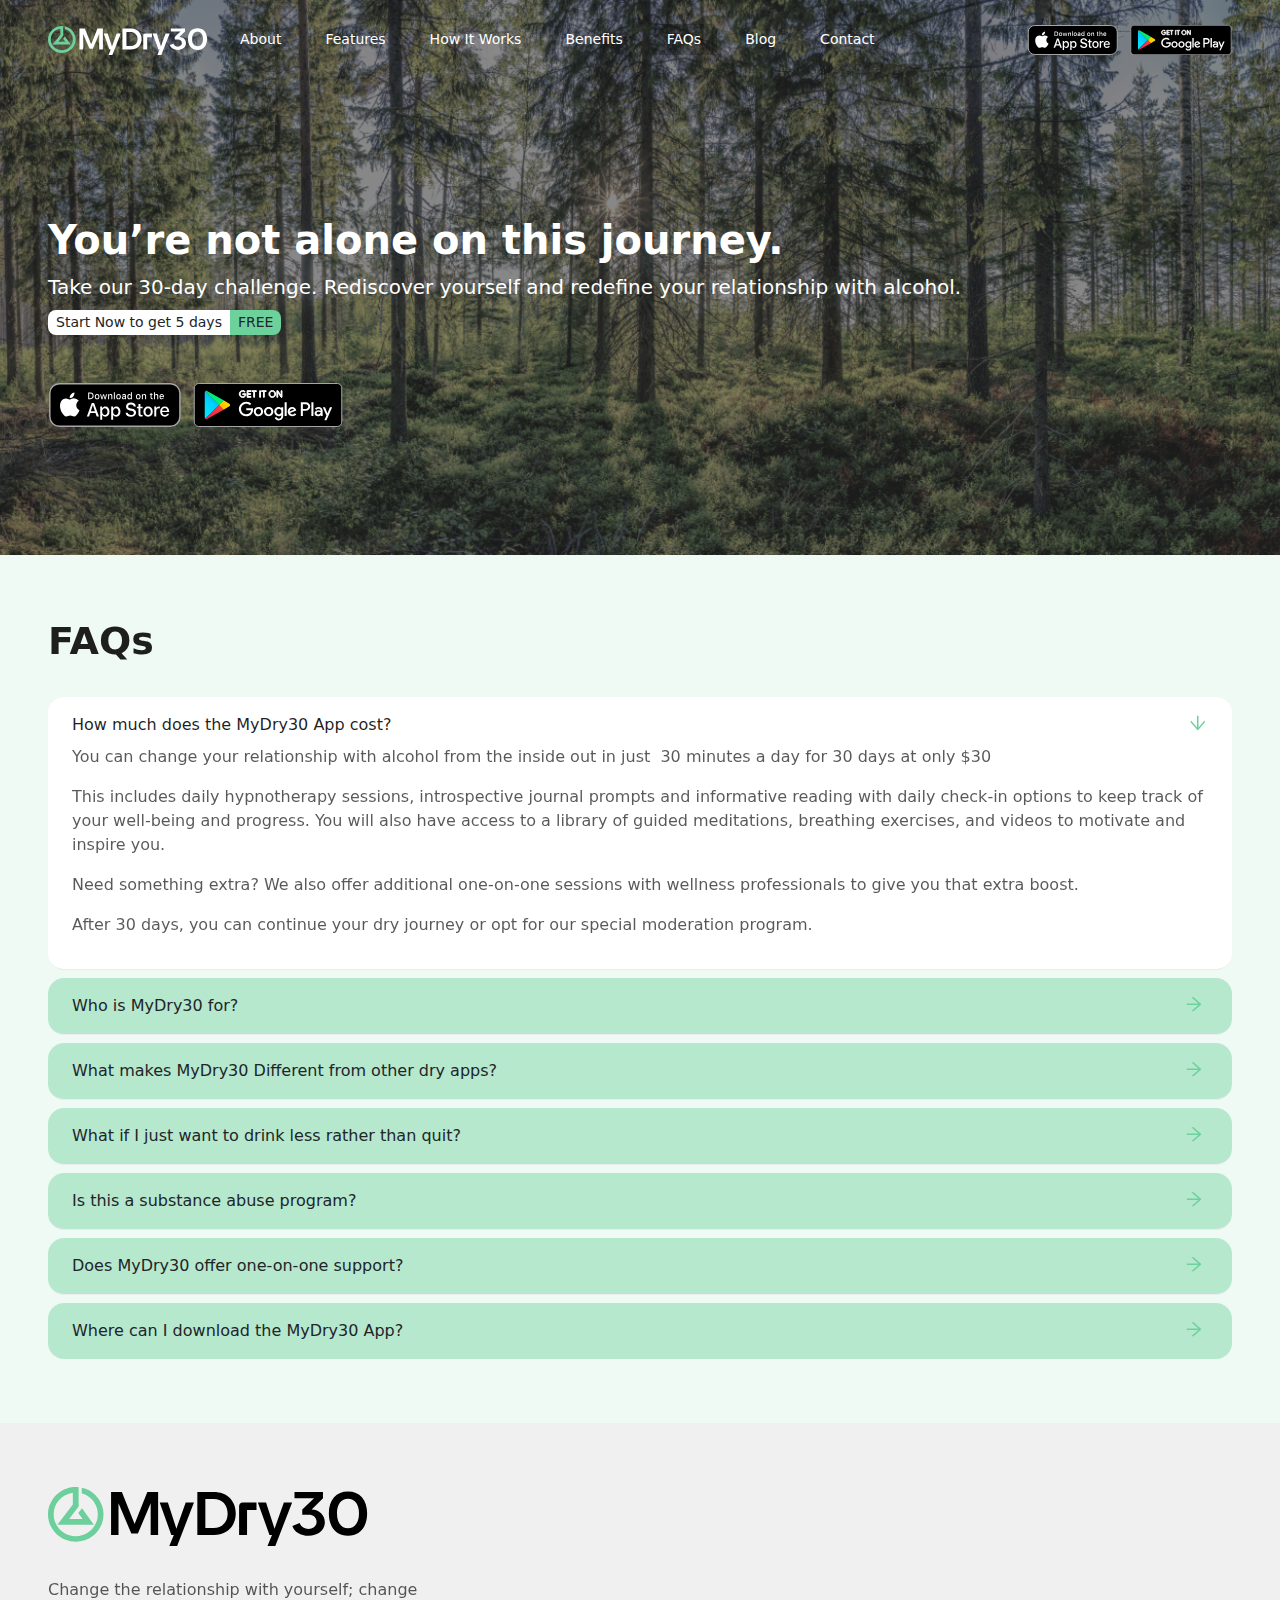
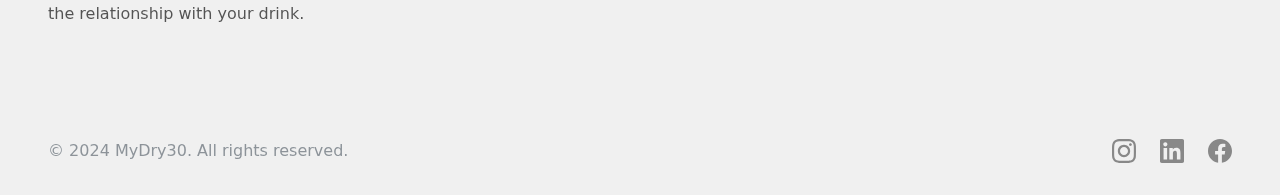
<file: faq.html>
<!DOCTYPE html>
<html lang="en">
<head>
    <meta charset="UTF-8">
    <meta name="viewport" content="width=device-width, initial-scale=1.0">
    <title>MyDry30 :: FAQ</title>
    <link rel="stylesheet" href="./vendor/bootstrap-5.3.3-dist/css/bootstrap.min.css">
    <link rel="stylesheet" href="./css/style.css">
</head>
<body>
    <header class="position-relative hero-header">
        <nav class="navbar navbar-expand-xl  position-absolute w-100 start-0 top-0 z-2 navbar-dark">
            <div class="container-xxl px-xxl-3 px-md-5 px-4">
              <a class="navbar-brand" href="./index.html">
                <img src="./images/logo.svg" width="160" alt="">
              </a>
             
              <div class="collapse navbar-collapse" id="navbarSupportedContent">
                <ul class="navbar-nav me-auto mb-2 mb-lg-0">
                  <li class="nav-item">
                    <a class="nav-link" aria-current="page" href="./about.html">About</a>
                  </li>
                  <li class="nav-item">
                    <a class="nav-link" href="./features.html">Features</a>
                  </li>
                  <li class="nav-item">
                    <a class="nav-link" href="./how-it-work.html">How It Works</a>
                  </li>
                  <li class="nav-item">
                    <a class="nav-link" href="./benefits.html">Benefits</a>
                  </li>
                  <li class="nav-item active">
                    <a class="nav-link" href="./faq.html">FAQs</a>
                  </li>
                  <li class="nav-item">
                    <a class="nav-link" href="./blog.html">Blog</a>
                  </li>
                  <li class="nav-item">
                    <a class="nav-link" href="./contact.html">Contact</a>
                  </li>
                </ul>
              </div>
              <div class="d-flex gap-12 align-items-center navbar-btns">
                    <a href="">
                        <img src="./images/icons/apple-store.svg" height="30" alt="">
                    </a>
                    <a href="">
                        <img src="./images/icons/google-store-lg.svg" height="30" alt="">
                    </a>
                    <button class="navbar-toggler bg-white py-.5 px-1" type="button" data-bs-toggle="collapse" data-bs-target="#navbarSupportedContent" aria-controls="navbarSupportedContent" aria-expanded="false" aria-label="Toggle navigation">
                    <svg width="24" xmlns="http://www.w3.org/2000/svg" fill="none" viewBox="0 0 24 24" stroke-width="1.5" stroke="#6dd09c"><path stroke-linecap="round" stroke-linejoin="round" d="M3.75 6.75h16.5M3.75 12h16.5m-16.5 5.25H12"></path></svg>
                    </button>
                </div>
              
            </div>
        </nav>
        <img src="./images/faq-banner.png" class="position-absolute opacity-88 w-100 h-100 start-0 top-0 object-fit-cover" alt="">
        <div class="overlay position-absolute w-100 h-100 start-0 top-0 bg-black bg-opacity-40"></div>
        <div class="container-xxl px-xxl-3 px-md-5 px-4 position-relative">
            <div class="row">
                <div class="col-lg-12">
                    <h1 class="text-white mb-2 fw-bold">You’re not alone on this journey.</h1>
                    <p class="fs-5 text-white mb-2">Take our 30-day challenge. Rediscover yourself and redefine your relationship with alcohol.</p>
                    <div class="d-inline-flex fw-medium rounded-3 shadow-sm mb-5 fs-14">
                        <span class="px-2 rounded-start-3 bg-white py-.5">Start Now to get 5 days</span>
                        <span class="px-2 bg-primary-base rounded-end-3 py-.5">FREE</span>
                    </div>
                    <div class="d-flex gap-12">
                        <a href="">
                            <img src="./images/icons/apple-store.svg" height="44" alt="">
                        </a>
                        <a href="">
                            <img src="./images/icons/google-store-lg.svg" height="44" alt="">
                        </a>
                    </div>
                </div>
            </div>
        </div>
    </header>
    <main>
        <section class="bg-primary-extra-light py-64 overflow-hidden">
            <div class="container-xxl px-xxl-3 px-md-5 px-4">
                <h1 class="fs-38 fw-bold text-black opacity-88 mb-32">FAQs</h1>
                <div class="accordion faq-accordion accordion-flush d-flex flex-column gap-2" id="accordionExample">
                    <div class="accordion-item px-4 py-3 open rounded-4">
                        <h2 class="accordion-header" id="headingOne">
                          <button class="accordion-button shadow-none p-0 fw-medium text-gray-900 fs-18" type="button" data-bs-toggle="collapse" data-bs-target="#collapseOne" aria-expanded="true" aria-controls="collapseOne">
                            <span class="pe-3">How much does the MyDry30 App cost?</span>
                          </button>
                        </h2>
                        <div id="collapseOne" class="accordion-collapse collapse show" aria-labelledby="headingOne" data-bs-parent="#accordionExample">
                          <div class="accordion-body p-0 pt-2">
                            <p class="text-black opacity-65">
                                You can change your relationship with alcohol from the inside out in just  30 minutes a day for 30 days at only $30
                            </p>
                            <p class="text-black opacity-65">
                                This includes daily hypnotherapy sessions, introspective journal prompts and informative reading with daily check-in options to keep track of your well-being and progress. You will also have access to a library of guided meditations, breathing exercises, and videos to motivate and inspire you. 
                            </p>
                            <p class="text-black opacity-65">
                                Need something extra? We also offer additional one-on-one sessions with wellness professionals to give you that extra boost.
                            </p>
                            <p class="text-black opacity-65">
                                After 30 days, you can continue your dry journey or opt for our special moderation program.
                            </p>
                          </div>
                        </div>
                      </div>
    
                      <div class="accordion-item px-4 py-3 rounded-4">
                        <h2 class="accordion-header" id="headingTwo">
                          <button class="accordion-button shadow-none p-0 fw-medium text-gray-900 fs-18 collapsed" type="button" data-bs-toggle="collapse" data-bs-target="#collapseTwo" aria-expanded="false" aria-controls="collapseTwo">
                            <span class="pe-3">Who is MyDry30 for?</span>
                          </button>
                        </h2>
                        <div id="collapseTwo" class="accordion-collapse collapse" aria-labelledby="headingTwo" data-bs-parent="#accordionExample">
                          <div class="accordion-body p-0 pt-2">
                            <p class="text-black opacity-65">
                                After 30 days, you can continue your dry journey or opt for our special moderation program.
                            </p>
                          </div>
                        </div>
                      </div>
                      <div class="accordion-item px-4 py-3 rounded-4">
                        <h2 class="accordion-header" id="headingThree">
                          <button class="accordion-button shadow-none p-0 fw-medium text-gray-900 fs-18 collapsed" type="button" data-bs-toggle="collapse" data-bs-target="#collapseThree" aria-expanded="false" aria-controls="collapseThree">
                            <span class="pe-3">What makes MyDry30 Different from other dry apps?</span>  
                          </button>
                        </h2>
                        <div id="collapseThree" class="accordion-collapse collapse" aria-labelledby="headingThree" data-bs-parent="#accordionExample">
                          <div class="accordion-body p-0 pt-2">
                            <p class="text-black opacity-65">
                                After 30 days, you can continue your dry journey or opt for our special moderation program.
                            </p>
                          </div>
                        </div>
                      </div>
    
                      <div class="accordion-item px-4 py-3 rounded-4">
                        <h2 class="accordion-header" id="headingfour">
                          <button class="accordion-button shadow-none p-0 fw-medium text-gray-900 fs-18 collapsed" type="button" data-bs-toggle="collapse" data-bs-target="#collapseFour" aria-expanded="false" aria-controls="collapseThree">
                            <span class="pe-3">What if I just want to drink less rather than quit?</span>
                          </button>
                        </h2>
                        <div id="collapseFour" class="accordion-collapse collapse" aria-labelledby="headingThree" data-bs-parent="#accordionExample">
                          <div class="accordion-body p-0 pt-3">
                            <p class="text-black opacity-65">
                                After 30 days, you can continue your dry journey or opt for our special moderation program.
                            </p>
                          </div>
                        </div>
                      </div>

                      <div class="accordion-item px-4 py-3 rounded-4">
                        <h2 class="accordion-header" >
                          <button class="accordion-button shadow-none p-0 fw-medium text-gray-900 fs-18 collapsed" type="button" data-bs-toggle="collapse" data-bs-target="#collapseFive">
                            <span class="pe-3">Is this a substance abuse program? </span>
                          </button>
                        </h2>
                        <div id="collapseFive" class="accordion-collapse collapse"  data-bs-parent="#accordionExample">
                          <div class="accordion-body p-0 pt-3">
                            <p class="text-black opacity-65">
                                After 30 days, you can continue your dry journey or opt for our special moderation program.
                            </p>
                          </div>
                        </div>
                      </div>

                      <div class="accordion-item px-4 py-3 rounded-4">
                        <h2 class="accordion-header" >
                          <button class="accordion-button shadow-none p-0 fw-medium text-gray-900 fs-18 collapsed" type="button" data-bs-toggle="collapse" data-bs-target="#collapseSix">
                            <span class="pe-3">Does MyDry30 offer one-on-one support? </span>
                          </button>
                        </h2>
                        <div id="collapseSix" class="accordion-collapse collapse"  data-bs-parent="#accordionExample">
                          <div class="accordion-body p-0 pt-3">
                            <p class="text-black opacity-65">
                                After 30 days, you can continue your dry journey or opt for our special moderation program.
                            </p>
                          </div>
                        </div>
                      </div>

                      <div class="accordion-item px-4 py-3 rounded-4">
                        <h2 class="accordion-header" >
                          <button class="accordion-button shadow-none p-0 fw-medium text-gray-900 fs-18 collapsed" type="button" data-bs-toggle="collapse" data-bs-target="#collapseSeven">
                            <span class="pe-3">Where can I download the MyDry30 App?</span>
                          </button>
                        </h2>
                        <div id="collapseSeven" class="accordion-collapse collapse"  data-bs-parent="#accordionExample">
                          <div class="accordion-body p-0 pt-3">
                            <p class="text-black opacity-65">
                                After 30 days, you can continue your dry journey or opt for our special moderation program.
                            </p>
                          </div>
                        </div>
                      </div>
                 </div>
            </div>
        </section>
    </main>
    <footer class="bg-black bg-opacity-6">
        <div class="py-64">
            <div class="container-xxl px-xxl-3 px-md-5 px-4">
                <div class="row">
                    <div class="col-lg-4">
                        <div class="footer-logo mb-32">
                            <img src="./images/footer-logo.svg" width="320" alt="">
                        </div>
                        <p class="text-black opacity-65">Change the relationship with yourself; change the relationship with your drink.</p>
                    </div>
                </div>
                
            </div>
        </div>
        <div class="py-32">
            <div class="container-xxl px-xxl-3 px-md-5 px-4">
                <div class="d-flex align-items-center justify-content-between">
                    <span class="opacity-75 text-secondary">© 2024 MyDry30. All rights reserved.</span>
                    <div class="d-flex align-items-center gap-4">
                        <a href="">
                            <img src="./images/icons/instagram-icon.svg" width="24" alt="">
                        </a>
                        <a href="">
                            <img src="./images/icons/linkdin-icon.svg" width="24" alt="">
                        </a>
                        <a href="">
                            <img src="./images/icons/facebook-icon.svg" width="24" alt="">
                        </a>
                    </div>
                </div>
            </div>
        </div>
    </footer>
    <script src="./vendor/bootstrap-5.3.3-dist/js/bootstrap.bundle.min.js"></script>
    <script src="./js/app.js"></script>
</body>
</html>
</file>
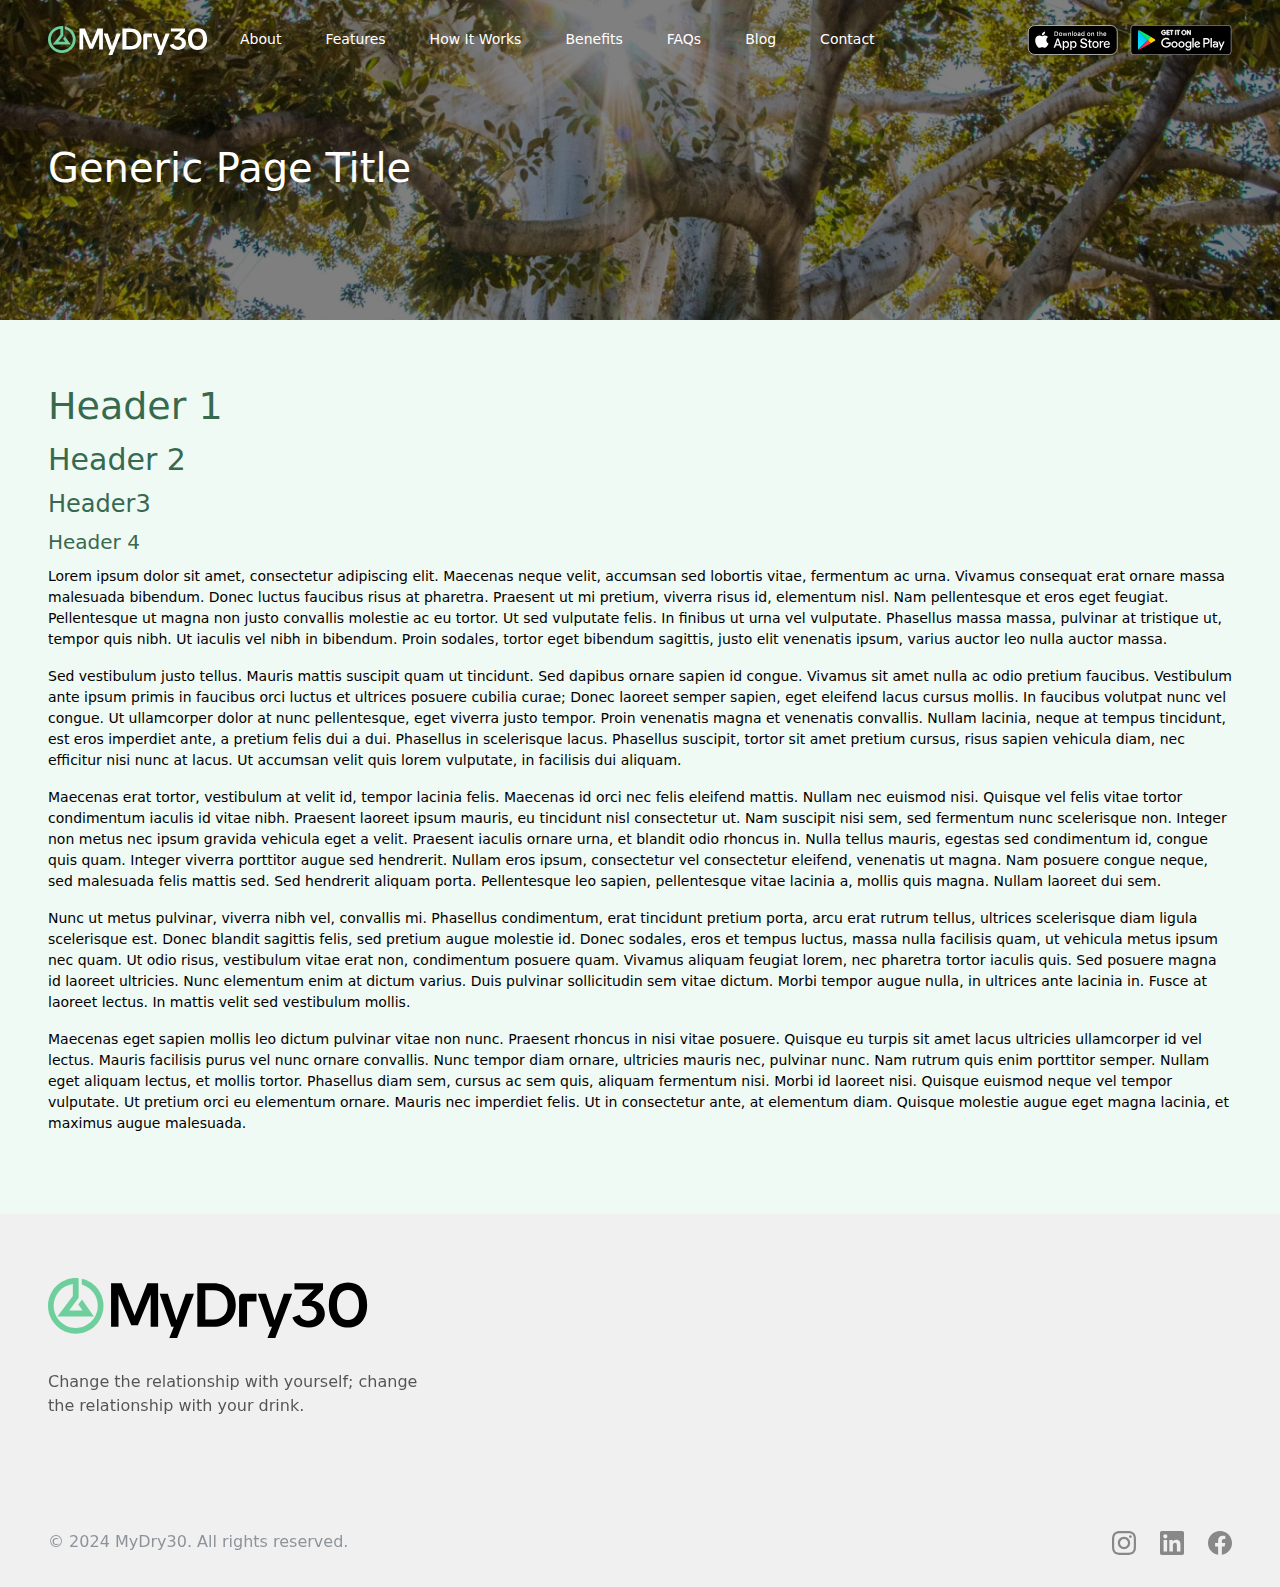
<file: generic.html>
<!DOCTYPE html>
<html lang="en">
<head>
    <meta charset="UTF-8">
    <meta name="viewport" content="width=device-width, initial-scale=1.0">
    <title>MyDry30 :: Generic</title>
    <link rel="stylesheet" href="./vendor/bootstrap-5.3.3-dist/css/bootstrap.min.css">
    <link rel="stylesheet" href="./css/style.css">
</head>
<body>
    <header class="position-relative  page-header">
        <nav class="navbar navbar-expand-xl  position-absolute w-100 start-0 top-0 z-2 navbar-dark">
            <div class="container-xxl px-xxl-3 px-md-5 px-4">
              <a class="navbar-brand" href="./index.html">
                <img src="./images/logo.svg" width="160" alt="">
              </a>
             
              <div class="collapse navbar-collapse" id="navbarSupportedContent">
                <ul class="navbar-nav me-auto mb-2 mb-lg-0">
                    <li class="nav-item">
                        <a class="nav-link" aria-current="page" href="./about.html">About</a>
                      </li>
                      <li class="nav-item">
                        <a class="nav-link" href="./features.html">Features</a>
                      </li>
                      <li class="nav-item">
                        <a class="nav-link" href="./how-it-work.html">How It Works</a>
                      </li>
                      <li class="nav-item">
                        <a class="nav-link" href="./benefits.html">Benefits</a>
                      </li>
                      <li class="nav-item">
                        <a class="nav-link" href="./faq.html">FAQs</a>
                      </li>
                      <li class="nav-item">
                        <a class="nav-link" href="./blog.html">Blog</a>
                      </li>
                      <li class="nav-item">
                        <a class="nav-link" href="./contact.html">Contact</a>
                      </li>
                </ul>
              </div>
              <div class="d-flex gap-12 align-items-center navbar-btns">
                    <a href="">
                        <img src="./images/icons/apple-store.svg" height="30" alt="">
                    </a>
                    <a href="">
                        <img src="./images/icons/google-store-lg.svg" height="30" alt="">
                    </a>
                    <button class="navbar-toggler bg-white py-.5 px-1" type="button" data-bs-toggle="collapse" data-bs-target="#navbarSupportedContent" aria-controls="navbarSupportedContent" aria-expanded="false" aria-label="Toggle navigation">
                    <svg width="24" xmlns="http://www.w3.org/2000/svg" fill="none" viewBox="0 0 24 24" stroke-width="1.5" stroke="#6dd09c"><path stroke-linecap="round" stroke-linejoin="round" d="M3.75 6.75h16.5M3.75 12h16.5m-16.5 5.25H12"></path></svg>
                    </button>
                </div>
              
            </div>
        </nav>
        <img src="./images/generic-page-banner.png" class="position-absolute w-100 h-100 start-0 top-0 object-fit-cover" alt="">
        <div class="overlay position-absolute w-100 h-100 start-0 top-0 bg-black bg-opacity-50"></div>
        <div class="container-xxl px-xxl-3 px-md-5 px-4 position-relative">
            <div class="row">
                <div class="col-lg-12">
                    <h1 class="text-white mb-0 fw-medium">Generic Page Title</h1>
                </div>
            </div>
        </div>
    </header>
    <main>
        <section class="bg-primary-extra-light py-64 overflow-hidden">
            <div class="container-xxl px-xxl-3 px-md-5 px-4">
                <h1 class="fs-38 text-primary mb-12 fw-medium">Header 1</h1>
                <h2 class="fs-30 text-primary mb-12 fw-medium">Header 2</h2>
                <h3 class="fs-4 text-primary mb-12 fw-medium">Header3 </h3>
                <h3 class="fs-5 text-primary mb-12 fw-medium">Header 4</h3>

                <p class="fs-14 text-black">Lorem ipsum dolor sit amet, consectetur adipiscing elit. Maecenas neque velit, accumsan sed lobortis vitae, fermentum ac urna. Vivamus consequat erat ornare massa malesuada bibendum. Donec luctus faucibus risus at pharetra. Praesent ut mi pretium, viverra risus id, elementum nisl. Nam pellentesque et eros eget feugiat. Pellentesque ut magna non justo convallis molestie ac eu tortor. Ut sed vulputate felis. In finibus ut urna vel vulputate. Phasellus massa massa, pulvinar at tristique ut, tempor quis nibh. Ut iaculis vel nibh in bibendum. Proin sodales, tortor eget bibendum sagittis, justo elit venenatis ipsum, varius auctor leo nulla auctor massa.</p>
                <p class="fs-14 text-black">Sed vestibulum justo tellus. Mauris mattis suscipit quam ut tincidunt. Sed dapibus ornare sapien id congue. Vivamus sit amet nulla ac odio pretium faucibus. Vestibulum ante ipsum primis in faucibus orci luctus et ultrices posuere cubilia curae; Donec laoreet semper sapien, eget eleifend lacus cursus mollis. In faucibus volutpat nunc vel congue. Ut ullamcorper dolor at nunc pellentesque, eget viverra justo tempor. Proin venenatis magna et venenatis convallis. Nullam lacinia, neque at tempus tincidunt, est eros imperdiet ante, a pretium felis dui a dui. Phasellus in scelerisque lacus. Phasellus suscipit, tortor sit amet pretium cursus, risus sapien vehicula diam, nec efficitur nisi nunc at lacus. Ut accumsan velit quis lorem vulputate, in facilisis dui aliquam.</p>
                <p class="fs-14 text-black">Maecenas erat tortor, vestibulum at velit id, tempor lacinia felis. Maecenas id orci nec felis eleifend mattis. Nullam nec euismod nisi. Quisque vel felis vitae tortor condimentum iaculis id vitae nibh. Praesent laoreet ipsum mauris, eu tincidunt nisl consectetur ut. Nam suscipit nisi sem, sed fermentum nunc scelerisque non. Integer non metus nec ipsum gravida vehicula eget a velit. Praesent iaculis ornare urna, et blandit odio rhoncus in. Nulla tellus mauris, egestas sed condimentum id, congue quis quam. Integer viverra porttitor augue sed hendrerit. Nullam eros ipsum, consectetur vel consectetur eleifend, venenatis ut magna. Nam posuere congue neque, sed malesuada felis mattis sed. Sed hendrerit aliquam porta. Pellentesque leo sapien, pellentesque vitae lacinia a, mollis quis magna. Nullam laoreet dui sem.</p>
                <p class="fs-14 text-black">Nunc ut metus pulvinar, viverra nibh vel, convallis mi. Phasellus condimentum, erat tincidunt pretium porta, arcu erat rutrum tellus, ultrices scelerisque diam ligula scelerisque est. Donec blandit sagittis felis, sed pretium augue molestie id. Donec sodales, eros et tempus luctus, massa nulla facilisis quam, ut vehicula metus ipsum nec quam. Ut odio risus, vestibulum vitae erat non, condimentum posuere quam. Vivamus aliquam feugiat lorem, nec pharetra tortor iaculis quis. Sed posuere magna id laoreet ultricies. Nunc elementum enim at dictum varius. Duis pulvinar sollicitudin sem vitae dictum. Morbi tempor augue nulla, in ultrices ante lacinia in. Fusce at laoreet lectus. In mattis velit sed vestibulum mollis.</p>
                <p class="fs-14 text-black">Maecenas eget sapien mollis leo dictum pulvinar vitae non nunc. Praesent rhoncus in nisi vitae posuere. Quisque eu turpis sit amet lacus ultricies ullamcorper id vel lectus. Mauris facilisis purus vel nunc ornare convallis. Nunc tempor diam ornare, ultricies mauris nec, pulvinar nunc. Nam rutrum quis enim porttitor semper. Nullam eget aliquam lectus, et mollis tortor. Phasellus diam sem, cursus ac sem quis, aliquam fermentum nisi. Morbi id laoreet nisi. Quisque euismod neque vel tempor vulputate. Ut pretium orci eu elementum ornare. Mauris nec imperdiet felis. Ut in consectetur ante, at elementum diam. Quisque molestie augue eget magna lacinia, et maximus augue malesuada.</p>
            </div>
        </section>
    </main>
    <footer class="bg-black bg-opacity-6">
        <div class="py-64">
            <div class="container-xxl px-xxl-3 px-md-5 px-4">
                <div class="row">
                    <div class="col-lg-4">
                        <div class="footer-logo mb-32">
                            <img src="./images/footer-logo.svg" width="320" alt="">
                        </div>
                        <p class="text-black opacity-65">Change the relationship with yourself; change the relationship with your drink.</p>
                    </div>
                </div>
                
            </div>
        </div>
        <div class="py-32">
            <div class="container-xxl px-xxl-3 px-md-5 px-4">
                <div class="d-flex align-items-center justify-content-between">
                    <span class="opacity-75 text-secondary">© 2024 MyDry30. All rights reserved.</span>
                    <div class="d-flex align-items-center gap-4">
                        <a href="">
                            <img src="./images/icons/instagram-icon.svg" width="24" alt="">
                        </a>
                        <a href="">
                            <img src="./images/icons/linkdin-icon.svg" width="24" alt="">
                        </a>
                        <a href="">
                            <img src="./images/icons/facebook-icon.svg" width="24" alt="">
                        </a>
                    </div>
                </div>
            </div>
        </div>
    </footer>
    <script src="./vendor/bootstrap-5.3.3-dist/js/bootstrap.bundle.min.js"></script>
    <script src="./js/app.js"></script>
</body>
</html>
</file>
<file: css/style.css>
:root{
    --primary-base : #6DD19C;
    --primary-light : #D3F1E1;
    --primary-light-alt : #B6E8CE;
    --primary-text : #37694E;
    --primary-text-alt : #4C926D;
    --primary-active : #62BC8C;
    --primary-extra-light : #F0FAF5;
    --primary-bright : #ADFFC3;
    --primary-active-alt : #7CD6A6

}
body { 
    /* font-family: -apple-system,  
        BlinkMacSystemFont, sans-serif;  */
} 

/* -------------- Navbar ------------------- */
.navbar{
    --bs-navbar-padding-y: 24px;
    --bs-navbar-brand-padding-y: 0;
}
.navbar-nav{
    gap: 12px;
    --bs-nav-link-padding-x: 8px;
    --bs-nav-link-padding-y: 5px;

    --bs-navbar-nav-link-padding-x: 16px;

    --bs-navbar-color: #1B2733;
    

    --bs-nav-link-font-weight: 500;

    --bs-nav-link-font-size: 14px
}
.navbar-dark .navbar-nav{
    --bs-navbar-color: white;
}
.nav-link{
    border-radius: 0.375rem;
}
.nav-link:hover,.navbar-nav .active .nav-link{
    background-color: rgb(0 0 0 / .2);
}
@media(max-width:992px){
    .navbar-collapse{
        position: absolute;
        width: 100%;
        top: 100%;
        left: 0;
        padding-right: 3rem !important;
        padding-left: 3rem !important;
    }
    .navbar-collapse .navbar-nav{
        background-color: var(--primary-active);
        border-radius: 8px;
        padding: 8px;
        
    }
}
@media(max-width:768px){
    .navbar-collapse{
        padding-right: 1.5rem !important;
        padding-left: 1.5rem !important;
    }
}
@media(max-width:576px) {
    .navbar-brand img{
        width: 100px;
    }
    .navbar-btns img{
        width: 80px;
    }
    .navbar-btns{
        gap: 8px !important;
    }
}

/* -------------- Header ------------------- */
.hero-header{
    padding-top: 216px;
    padding-bottom: 128px;
}
.page-header{
    padding-top: 144px;
    padding-bottom: 128px;
}

/* -------------- Fonts ------------------- */
.fs-12{
    font-size: 12px;
}
.fs-13{
    font-size: 13px;
}
.fs-14{
    font-size: 14px;
}
.fs-30{
    font-size: 30px;
}
.fs-38{
    font-size: 38px;
}

/* -------------- background colors ------------------- */
.bg-primary-base{
    background-color: var(--primary-base);
}
.bg-primary-light{
    background-color: var(--primary-light);
}
.bg-primary-light-alt{
    background-color: var(--primary-light-alt);
}
.bg-primary-extra-light{
    background-color: var(--primary-extra-light);
}
.bg-primary-active{
    background-color: var(--primary-active);
}
.bg-primary-bright{
    background-color: var(--primary-bright);
}
.bg-primary-text{
    background-color: var(--primary-text);
}

/* -------------- Text colors ------------------- */
.text-primary-base{
    color: var(--primary-base) !important;
}
.text-primary{
    color: var(--primary-text) !important;
}
.text-primary-alt{
    color: var(--primary-text-alt) !important;
}
.text-primary-light{
    color: var(--primary-light) !important;
}
.text-primary-active-alt{
    color: var(--primary-active-alt) !important;
}


/* -------------- Spacing ------------------- */
.gap-12{
    gap: 12px;
}
.gap-20{
    gap: 20px;
}
@media (min-width:1200px) {
    .gap-xl-64{
        gap: 64px;
    }
}

.py-\.5{
    padding-top: 2px;
    padding-bottom: 2px; 
 }
 .p-14{
    padding: 14px
}
.py-12{
    padding-top: 12px;
    padding-bottom: 12px;
}
.p-32{
    padding: 32px;
}
.py-32{
    padding-top: 32px;
    padding-bottom: 32px;
}
.py-64{
    padding-top: 64px;
    padding-bottom: 64px;
}
.py-96{
    padding-top: 96px;
    padding-bottom: 96px;
}

.mb-12{
    margin-bottom: 12px;
}
.mb-32{
    margin-bottom: 32px;
}
.mb-40{
    margin-bottom: 40px;
}
.mb-64{
    margin-bottom: 64px;
}
.mb-96{
    margin-bottom: 96px;
}

/* -------------- Opacity ------------------- */
.bg-opacity-6 {
    --bs-bg-opacity: 0.06;
}
.bg-opacity-40 {
    --bs-bg-opacity: 0.40;
}
.opacity-88{
    opacity: .88;
}
.opacity-65{
    opacity: .65;
}

/* -------------- Buttons ------------------- */
.btn{
    --bs-btn-padding-x: 16px;
    --bs-btn-padding-y: 8px;
    --bs-btn-font-weight: 500;
    --bs-btn-border-radius: 8px
}
.btn-primary{
    --bs-btn-color: #000000E0;
    --bs-btn-bg: hsl(148, 52%, 62%);
    --bs-btn-border-color: hsl(148, 52%, 62%);

    --bs-btn-hover-color: #000000E0;
    --bs-btn-hover-bg: hsl(148, 52%, 68%);
    --bs-btn-hover-border-color: hsl(148, 52%, 68%);

    --bs-btn-active-color: #000000E0;
    --bs-btn-active-bg: hsl(148, 52%, 62%);
    --bs-btn-active-border-color: hsl(148, 52%, 62%);
}

/* -------------- Box ------------------- */
.box-16{
    width: 16px;
    height: 16px;
}
.box-38{
    width: 38px;
    height: 38px;
}

/* -------------- Forms ------------------- */
.form-control{
    padding: 9px 12px;
    border-radius : 8px;
    border: 1px solid rgba(0, 0, 0, 0.15);
    font-size: 14px;
}
.form-control::placeholder{
    color: rgba(0, 0, 0, 0.25);
}




/* -------------- Accordion ------------------- */
.accordion-item{
    background-color: var(--primary-light-alt);
  }
  .accordion-item.open{
    background-color: white;
  }
  .accordion-item .accordion-button::after{
    height: 24px;
    width: 24px;
    background-image: url(../images/icons/arrow-right-outlined.svg);
  }
  .accordion-item .accordion-button:not(.collapsed)::after{
    background-image: url(../images/icons/arrow-right-outlined.svg);
  }
  .faq-accordion{
    /* --bs-accordion-border-width: 0px; */
    --bs-accordion-active-color: rgba(0, 0, 0, 0.88);
    --bs-accordion-active-bg: transparent;
    --bs-accordion-btn-bg: transparent;
    --bs-accordion-btn-focus-box-shadow: none;
    --bs-accordion-border-color: #EAECF0;
    --bs-accordion-btn-icon-transform: rotate(90deg);
  }

/* -------------- Pagination ------------------- */
  .pagination{
    --bs-pagination-border-width: 0px;
    --bs-pagination-color: rgba(0, 0, 0, 0.88);
    --bs-pagination-hover-color:var(--primary-base);
    --bs-pagination-active-bg:transparent;
    --bs-pagination-hover-bg: transparent;
    --bs-pagination-active-color:var(--primary-base);
    --bs-pagination-padding-x: 12px;
    --bs-pagination-padding-y: 5px;
    --bs-pagination-font-size: 14px
    --bs-pagination-focus-bg: transparent;

    --bs-pagination-focus-box-shadow: none;
    --bs-pagination-bg: transparent;
    --bs-pagination-disabled-bg : transparent;

}
.page-link{
    border: 1px solid transparent !important;
    border-radius: 6px;
}
.active .page-link{
    border-color: var(--primary-base) !important;
}
 

@media(min-width:768px){
    .challenge-block:not(:last-child) > div{
        padding-right: 16px;
        border-right: 1px solid var(--primary-active-alt);
    }
}

.connected-list li:not(:last-child){
    padding-bottom: 20px;
    isolation: isolate;
}
.connected-list li:not(:last-child)::before{
    content: "";
    position: absolute;
    width: 1px;
    height: 100%;
    border-left: 1px dashed black;
    top: 4px;
    left: 8px;
    z-index: -1;
}
.connected-list.connected-list-alt li:not(:last-child){
    padding-bottom: 48px;
}

.mobile-video-aside{
    right: 7%;
}
@media(max-width: 1366px){
    .mobile-video-aside{
        right: 4%;
    }
}
.mobile-video{
    width: 88%;
    border-radius: 32px;
}
@media(min-width: 1400px){
    .mobile-video-aside img{
        width: 376px;
    }
    .mobile-video-aside{
        right: 10%;
    }
    
}
@media(max-width:992px){
    .mockup-image{
        width: 100%;
        max-width: 450px;
    }
}
.mobile-video-benefits-footer {
    margin-top: -46px;
}

.searchbar{
    max-width: 504px;
}
.blog-cta1{
    padding: 54px 80px 80px 80px;
}

.blog-cta2{
    padding: 32px 32px 32px 64px;
}
.blog-cta3{
    padding: 80px;
}
@media(max-width:768px){
    .blog-cta1,.blog-cta3{
        padding: 32px;
    }
}
</file>
